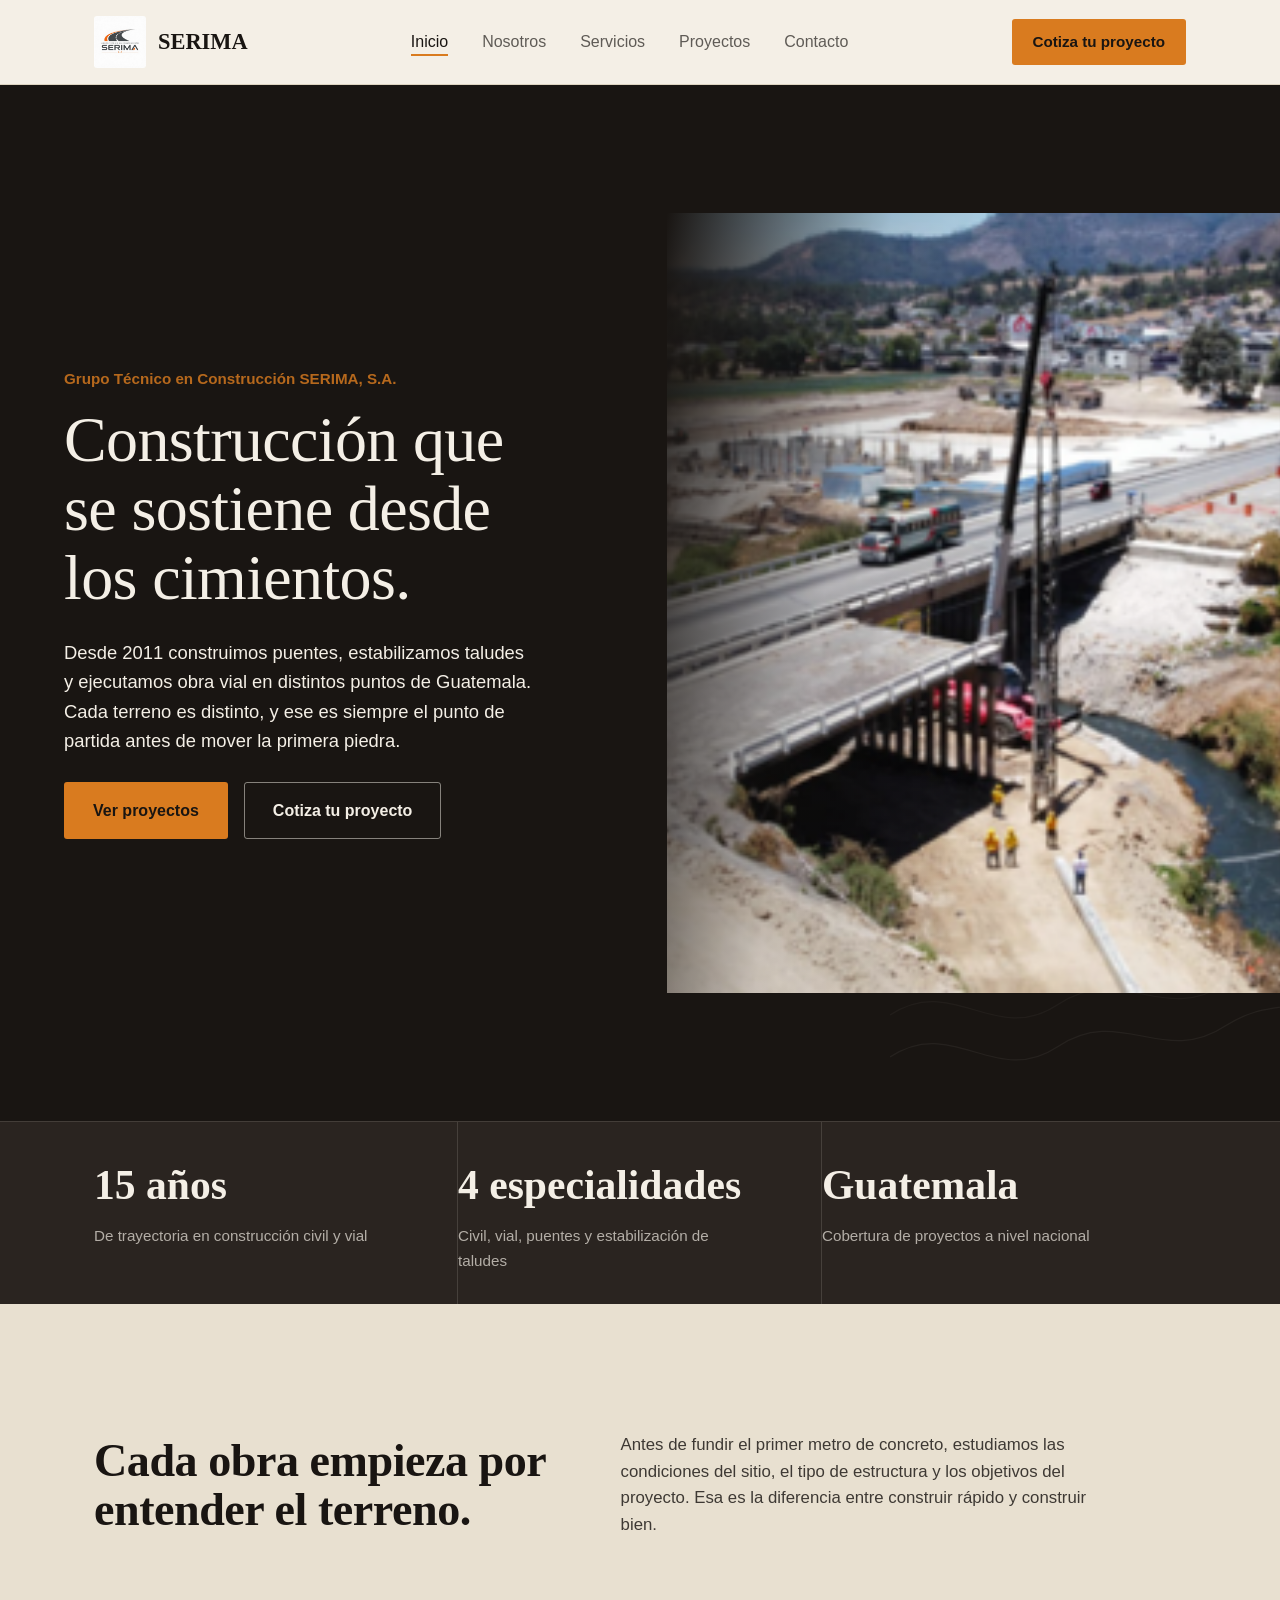
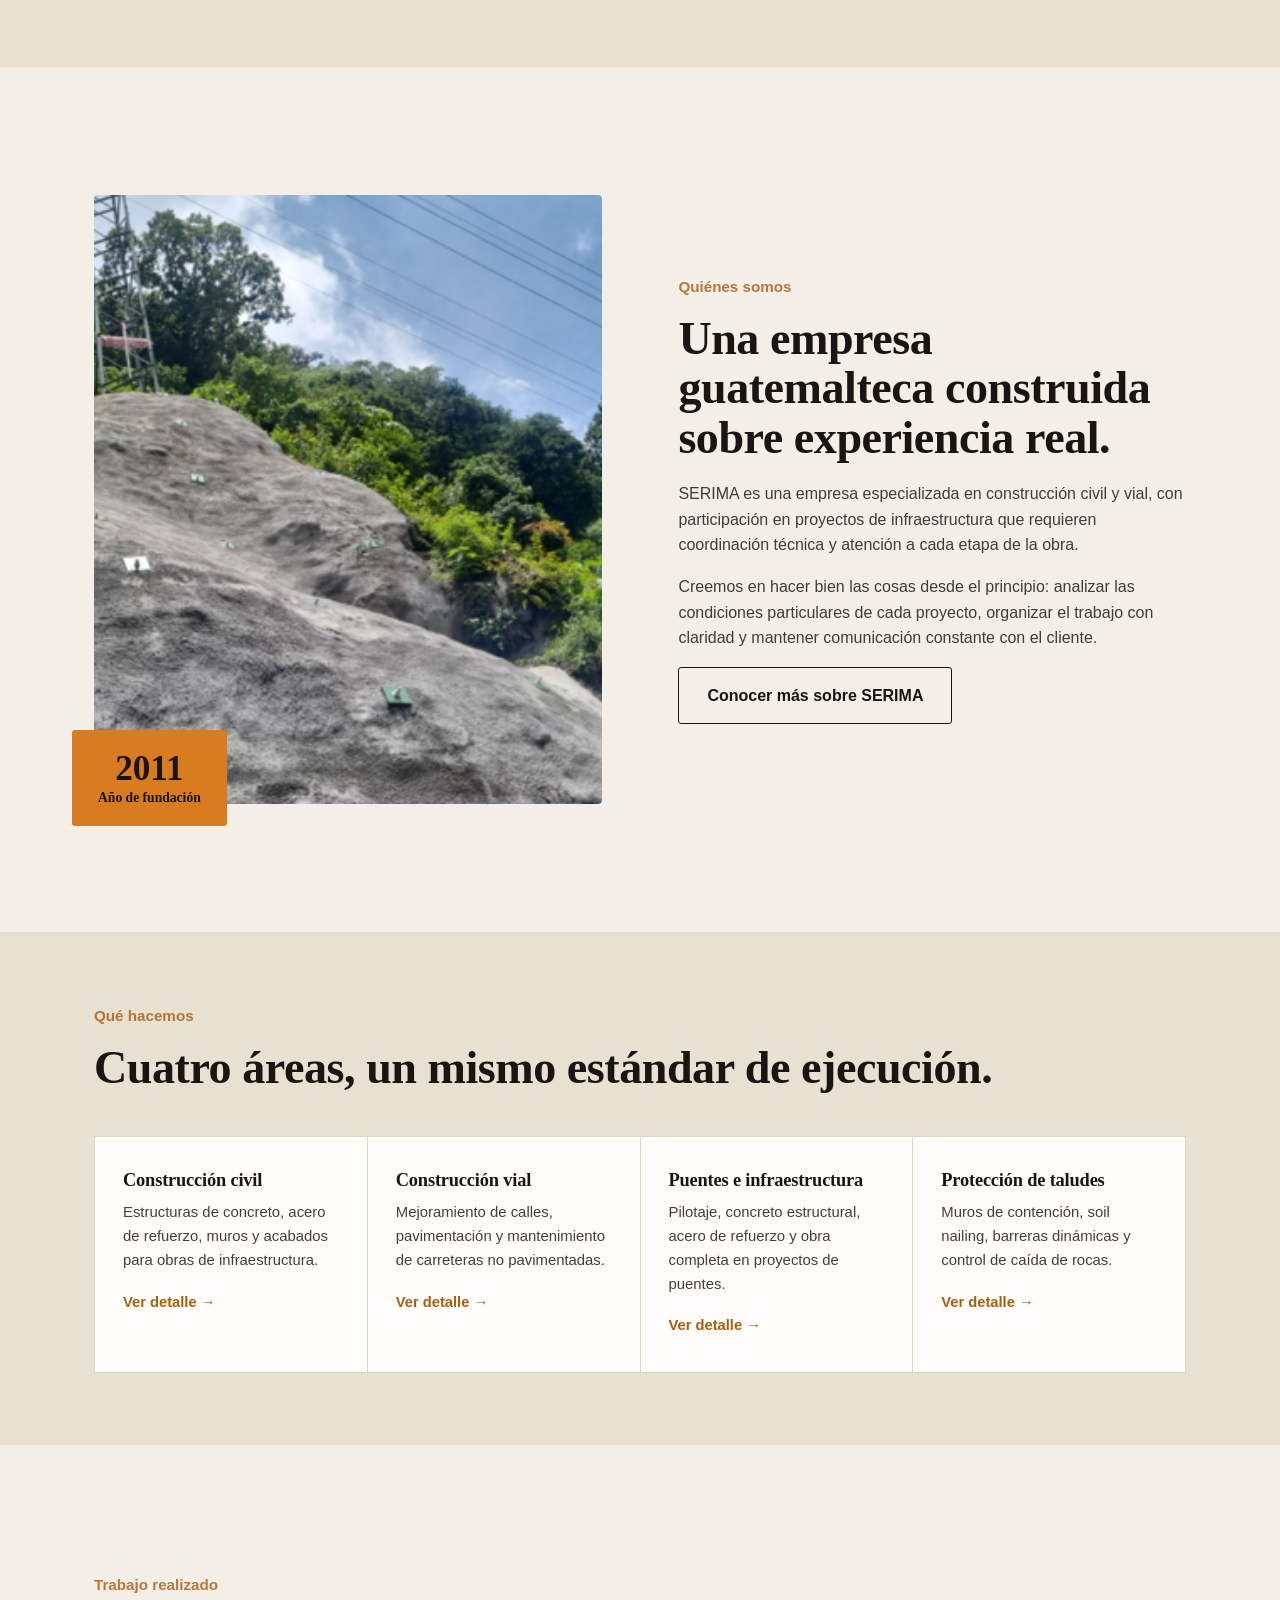
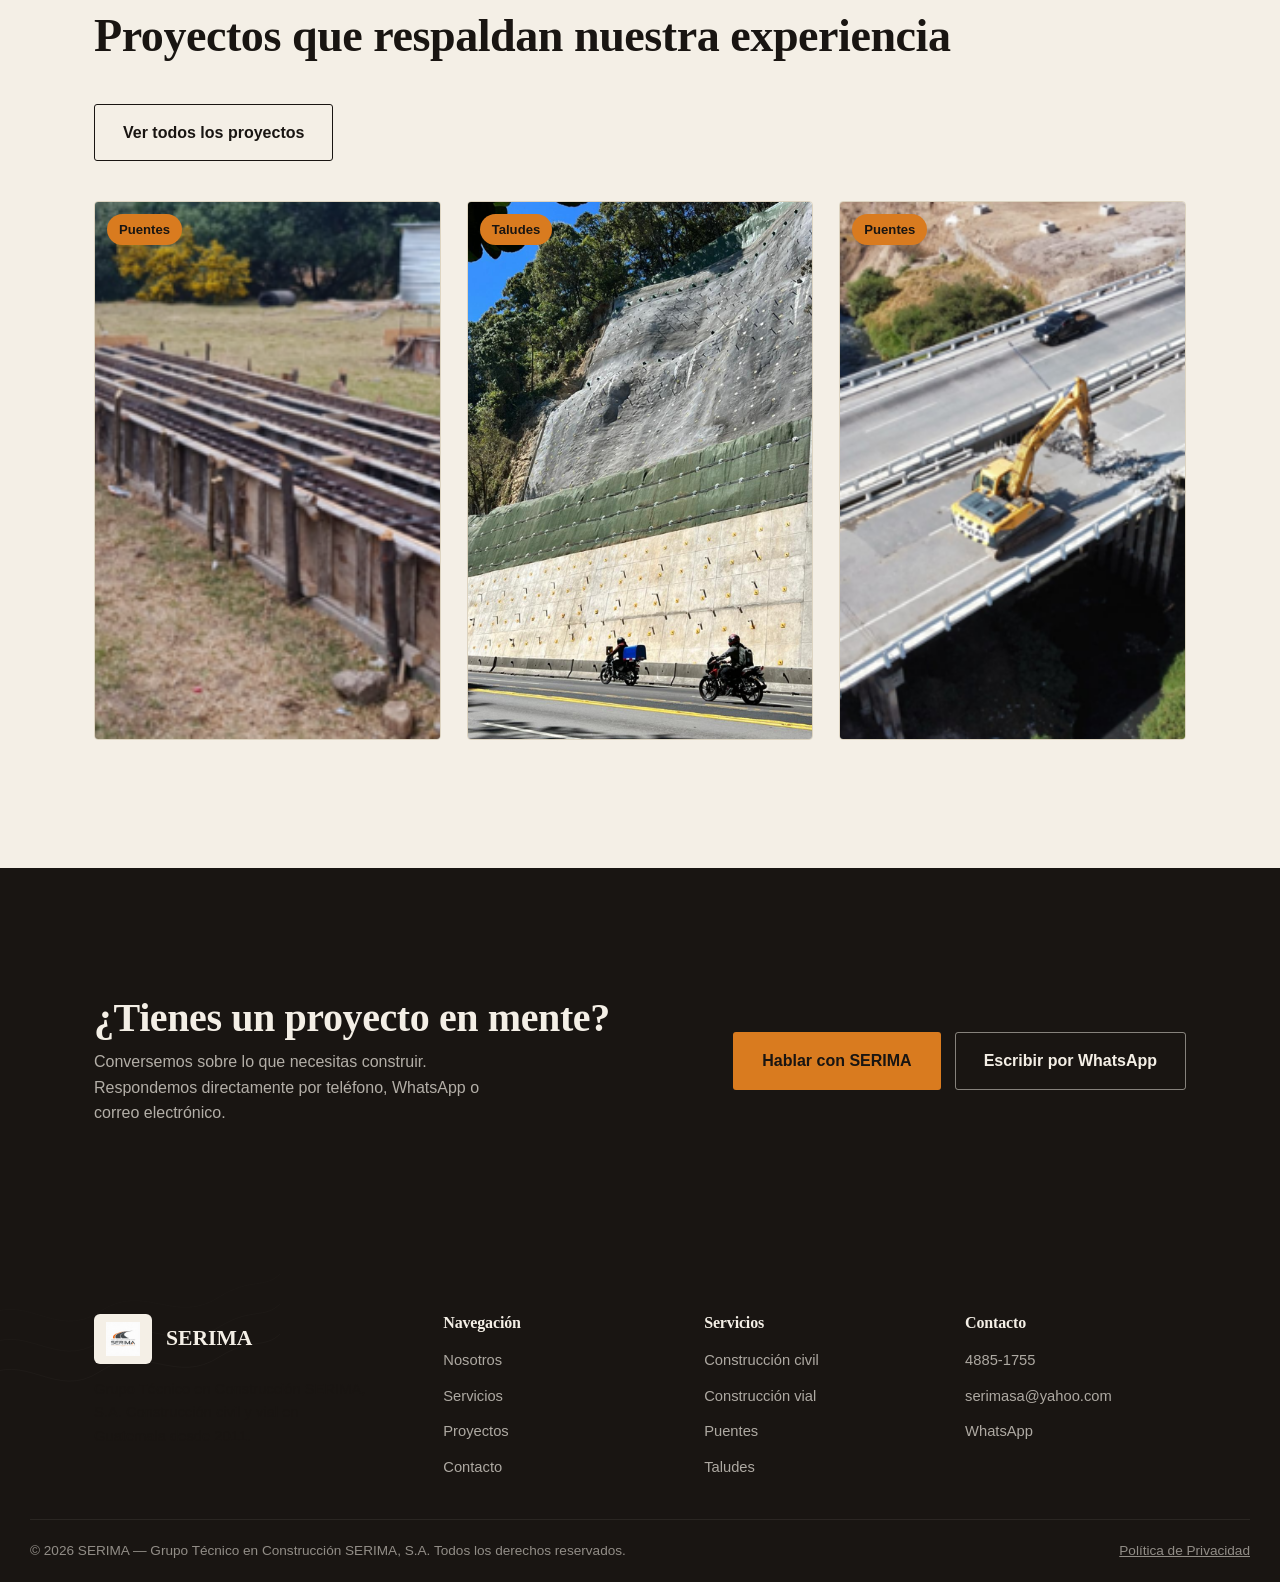
<file: index.html>
<!DOCTYPE html>
<html lang="es-GT">
<head>
<meta charset="UTF-8">
<meta name="viewport" content="width=device-width, initial-scale=1.0">
<meta name="referrer" content="strict-origin-when-cross-origin">
<meta http-equiv="Content-Security-Policy" content="default-src 'self'; script-src 'self' 'unsafe-inline'; style-src 'self' 'unsafe-inline' https://fonts.googleapis.com; font-src https://fonts.gstatic.com; img-src 'self' data:; frame-src https://www.google.com; connect-src 'self'; base-uri 'self'; form-action 'self'; object-src 'none'; frame-ancestors 'self';">
<title>SERIMA | Construcción civil y vial en Guatemala desde 2011</title>
<meta name="description" content="SERIMA — Grupo Técnico en Construcción SERIMA, S.A. Construcción civil y vial en Guatemala: puentes, estabilización de taludes y obra vial desde 2011.">
<link rel="canonical" href="https://serimagt.com/">

<meta property="og:type" content="website">
<meta property="og:site_name" content="SERIMA">
<meta property="og:title" content="SERIMA | Construcción civil y vial en Guatemala">
<meta property="og:description" content="Construcción civil y vial en Guatemala desde 2011. Puentes, taludes y obra vial.">
<meta property="og:url" content="https://serimagt.com/">
<meta property="og:image" content="https://serimagt.com/recursos/LOGO%20SERIMA.jpeg">
<meta property="og:locale" content="es_GT">
<meta name="twitter:card" content="summary_large_image">

<link rel="icon" href="recursos/LOGO SERIMA.jpeg">
<meta name="theme-color" content="#191512">
<link rel="preconnect" href="https://fonts.googleapis.com">
<link rel="preconnect" href="https://fonts.gstatic.com" crossorigin>
<link href="https://fonts.googleapis.com/css2?family=Fraunces:opsz,wght@9..144,400;9..144,500;9..144,600;9..144,700&family=Inter:wght@400;500;600;700&display=swap" rel="stylesheet">
<link rel="stylesheet" href="styles.css">

<script type="application/ld+json">
{
  "@context": "https://schema.org",
  "@type": "GeneralContractor",
  "name": "SERIMA",
  "legalName": "Grupo Técnico en Construcción SERIMA, S.A.",
  "foundingDate": "2011",
  "email": "serimasa@yahoo.com",
  "telephone": "+502-4885-1755",
  "address": {
    "@type": "PostalAddress",
    "streetAddress": "13 Calle 05-31, Edificio Ascend, Oficina 344, Nivel 3, Zona 9",
  "postalCode": "01009",
    "addressLocality": "Guatemala",
    "addressCountry": "GT"
  },
  "url": "https://serimagt.com/"
}
</script>
</head>
<body>
<a class="skip-link" href="#main">Saltar al contenido principal</a>

<header class="site-header" id="site-header">
  <div class="container">
    <a href="index.html" class="site-logo">
      <img src="recursos/LOGO SERIMA.jpeg" alt="Logotipo de SERIMA">
      <span class="site-logo-text">SERIMA</span>
    </a>
    <nav class="main-nav" id="main-nav" aria-label="Navegación principal">
      <ul>
        <li><a href="index.html" aria-current="page">Inicio</a></li>
        <li><a href="nosotros.html">Nosotros</a></li>
        <li><a href="servicios.html">Servicios</a></li>
        <li><a href="proyectos.html">Proyectos</a></li>
        <li><a href="contacto.html">Contacto</a></li>
      </ul>
    </nav>
    <div class="header-cta">
      <a href="contacto.html" class="btn btn-primary">Cotiza tu proyecto</a>
      <button type="button" class="nav-toggle" id="nav-toggle" aria-label="Abrir menú" aria-expanded="false" aria-controls="main-nav">
        <span></span><span></span><span></span>
      </button>
    </div>
  </div>
</header>

<main id="main">

  <!-- HERO -->
  <section class="hero">
    <div class="hero-grid">
      <div class="hero-copy">
        <p class="eyebrow">Grupo Técnico en Construcción SERIMA, S.A.</p>
        <h1>Construcción que se sostiene desde los cimientos.</h1>
        <p class="lede">Desde 2011 construimos puentes, estabilizamos taludes y ejecutamos obra vial en distintos puntos de Guatemala. Cada terreno es distinto, y ese es siempre el punto de partida antes de mover la primera piedra.</p>
        <div class="hero-actions">
          <a href="proyectos.html" class="btn btn-primary">Ver proyectos</a>
          <a href="contacto.html" class="btn btn-outline-light">Cotiza tu proyecto</a>
        </div>
      </div>
      <div class="hero-media">
  <img src="recursos/hincado con grua de pilotes.png" alt="Grúa hincando pilotes, proyecto Puente Samalá" loading="eager">
</div>
    </div>
  </section>

  <div class="stat-rail">
    <div class="container">
      <div class="stat"><strong>15 años</strong><span>De trayectoria en construcción civil y vial</span></div>
      <div class="stat"><strong>4 especialidades</strong><span>Civil, vial, puentes y estabilización de taludes</span></div>
      <div class="stat"><strong>Guatemala</strong><span>Cobertura de proyectos a nivel nacional</span></div>
    </div>
  </div>

  <!-- FRASE -->
  <section class="statement">
    <div class="container statement-grid">
      <h2>Cada obra empieza por entender el terreno.</h2>
      <p>Antes de fundir el primer metro de concreto, estudiamos las condiciones del sitio, el tipo de estructura y los objetivos del proyecto. Esa es la diferencia entre construir rápido y construir bien.</p>
    </div>
  </section>

  <!-- NOSOTROS (resumen) -->
  <section>
    <div class="container split">
      <div class="split-media">
        <img src="recursos/soil nailing.png" alt="Trabajo de soil nailing en talud" loading="lazy">
        <div class="badge"><strong>2011</strong><span>Año de fundación</span></div>
      </div>
      <div class="split-copy">
        <p class="eyebrow">Quiénes somos</p>
        <h2>Una empresa guatemalteca construida sobre experiencia real.</h2>
        <p>SERIMA es una empresa especializada en construcción civil y vial, con participación en proyectos de infraestructura que requieren coordinación técnica y atención a cada etapa de la obra.</p>
        <p>Creemos en hacer bien las cosas desde el principio: analizar las condiciones particulares de cada proyecto, organizar el trabajo con claridad y mantener comunicación constante con el cliente.</p>
        <a href="nosotros.html" class="btn btn-outline">Conocer más sobre SERIMA</a>
      </div>
    </div>
  </section>

  <!-- SERVICIOS (resumen) -->
  <section class="section-tight" style="background:var(--stone-deep);">
    <div class="container">
      <p class="eyebrow">Qué hacemos</p>
      <h2>Cuatro áreas, un mismo estándar de ejecución.</h2>
      <div class="services-grid-compact">
        <div class="service-card-compact">
          <h3>Construcción civil</h3>
          <p>Estructuras de concreto, acero de refuerzo, muros y acabados para obras de infraestructura.</p>
          <a href="servicios.html#civil">Ver detalle →</a>
        </div>
        <div class="service-card-compact">
          <h3>Construcción vial</h3>
          <p>Mejoramiento de calles, pavimentación y mantenimiento de carreteras no pavimentadas.</p>
          <a href="servicios.html#vial">Ver detalle →</a>
        </div>
        <div class="service-card-compact">
          <h3>Puentes e infraestructura</h3>
          <p>Pilotaje, concreto estructural, acero de refuerzo y obra completa en proyectos de puentes.</p>
          <a href="servicios.html#puentes">Ver detalle →</a>
        </div>
        <div class="service-card-compact">
          <h3>Protección de taludes</h3>
          <p>Muros de contención, soil nailing, barreras dinámicas y control de caída de rocas.</p>
          <a href="servicios.html#taludes">Ver detalle →</a>
        </div>
      </div>
    </div>
  </section>

  <!-- PROYECTOS DESTACADOS -->
  <section>
    <div class="container">
      <div class="projects-toolbar">
        <div>
          <p class="eyebrow">Trabajo realizado</p>
          <h2>Proyectos que respaldan nuestra experiencia</h2>
        </div>
        <a href="proyectos.html" class="btn btn-outline">Ver todos los proyectos</a>
      </div>
      <div class="projects-grid" id="featured-projects"></div>
    </div>
  </section>

  <!-- CTA -->
  <section class="cta-band">
    <div class="container cta-band-grid">
      <div>
        <h2>¿Tienes un proyecto en mente?</h2>
        <p>Conversemos sobre lo que necesitas construir. Respondemos directamente por teléfono, WhatsApp o correo electrónico.</p>
      </div>
      <div class="cta-band-actions">
        <a href="contacto.html" class="btn btn-primary">Hablar con SERIMA</a>
        <a href="https://wa.me/50248851755" target="_blank" rel="noopener" class="btn btn-outline-light">Escribir por WhatsApp</a>
      </div>
    </div>
  </section>

</main>

<footer class="site-footer">
  <div class="container footer-grid">
    <div class="footer-brand">
      <div class="footer-logo-row">
        <span class="footer-logo-mark"><img src="recursos/LOGO SERIMA.jpeg" alt="Logotipo de SERIMA"></span>
        <span class="site-logo-text">SERIMA</span>
      </div>
      <p>Grupo Técnico en Construcción SERIMA, S.A. Construcción civil y vial en Guatemala desde 2011.</p>
    </div>
    <div class="footer-col">
      <h4>Navegación</h4>
      <ul>
        <li><a href="nosotros.html">Nosotros</a></li>
        <li><a href="servicios.html">Servicios</a></li>
        <li><a href="proyectos.html">Proyectos</a></li>
        <li><a href="contacto.html">Contacto</a></li>
      </ul>
    </div>
    <div class="footer-col">
      <h4>Servicios</h4>
      <ul>
        <li><a href="servicios.html#civil">Construcción civil</a></li>
        <li><a href="servicios.html#vial">Construcción vial</a></li>
        <li><a href="servicios.html#puentes">Puentes</a></li>
        <li><a href="servicios.html#taludes">Taludes</a></li>
      </ul>
    </div>
    <div class="footer-col">
      <h4>Contacto</h4>
      <ul>
        <li><a href="tel:+50248851755">4885-1755</a></li>
        <li><a href="mailto:serimasa@yahoo.com">serimasa@yahoo.com</a></li>
        <li><a href="https://wa.me/50248851755" target="_blank" rel="noopener">WhatsApp</a></li>
      </ul>
    </div>
  </div>
  <div class="container footer-bottom">
    <span>&copy; <span id="footer-year">2026</span> SERIMA — Grupo Técnico en Construcción SERIMA, S.A. Todos los derechos reservados.</span>
    <a href="privacidad.html">Política de Privacidad</a>
  </div>
</footer>

<script src="data.js"></script>
<script src="main.js"></script>
<script>
  (function () {
    const wrap = document.getElementById("featured-projects");
    const featuredIds = ["puente-samala", "taludes", "puente-salcaja"];
    featuredIds.forEach((id) => {
      const p = SERIMA_PROJECTS.find((proj) => proj.id === id);
      if (!p) return;
      const a = document.createElement("a");
      a.href = "proyecto.html?id=" + p.id;
      a.className = "project-card";
      a.innerHTML =
        '<span class="thumb"><img src="' + serimaSrc(p.cover) + '" alt="' + p.name + '" loading="lazy">' +
        '<span class="tag">' + p.categoryLabel + '</span></span>' +
        '<span class="body"><h3>' + p.name + '</h3>' +
        '<span class="meta">' + (p.location || "Guatemala") + '</span></span>';
      wrap.appendChild(a);
    });
  })();
</script>
</body>
</html>
</file>
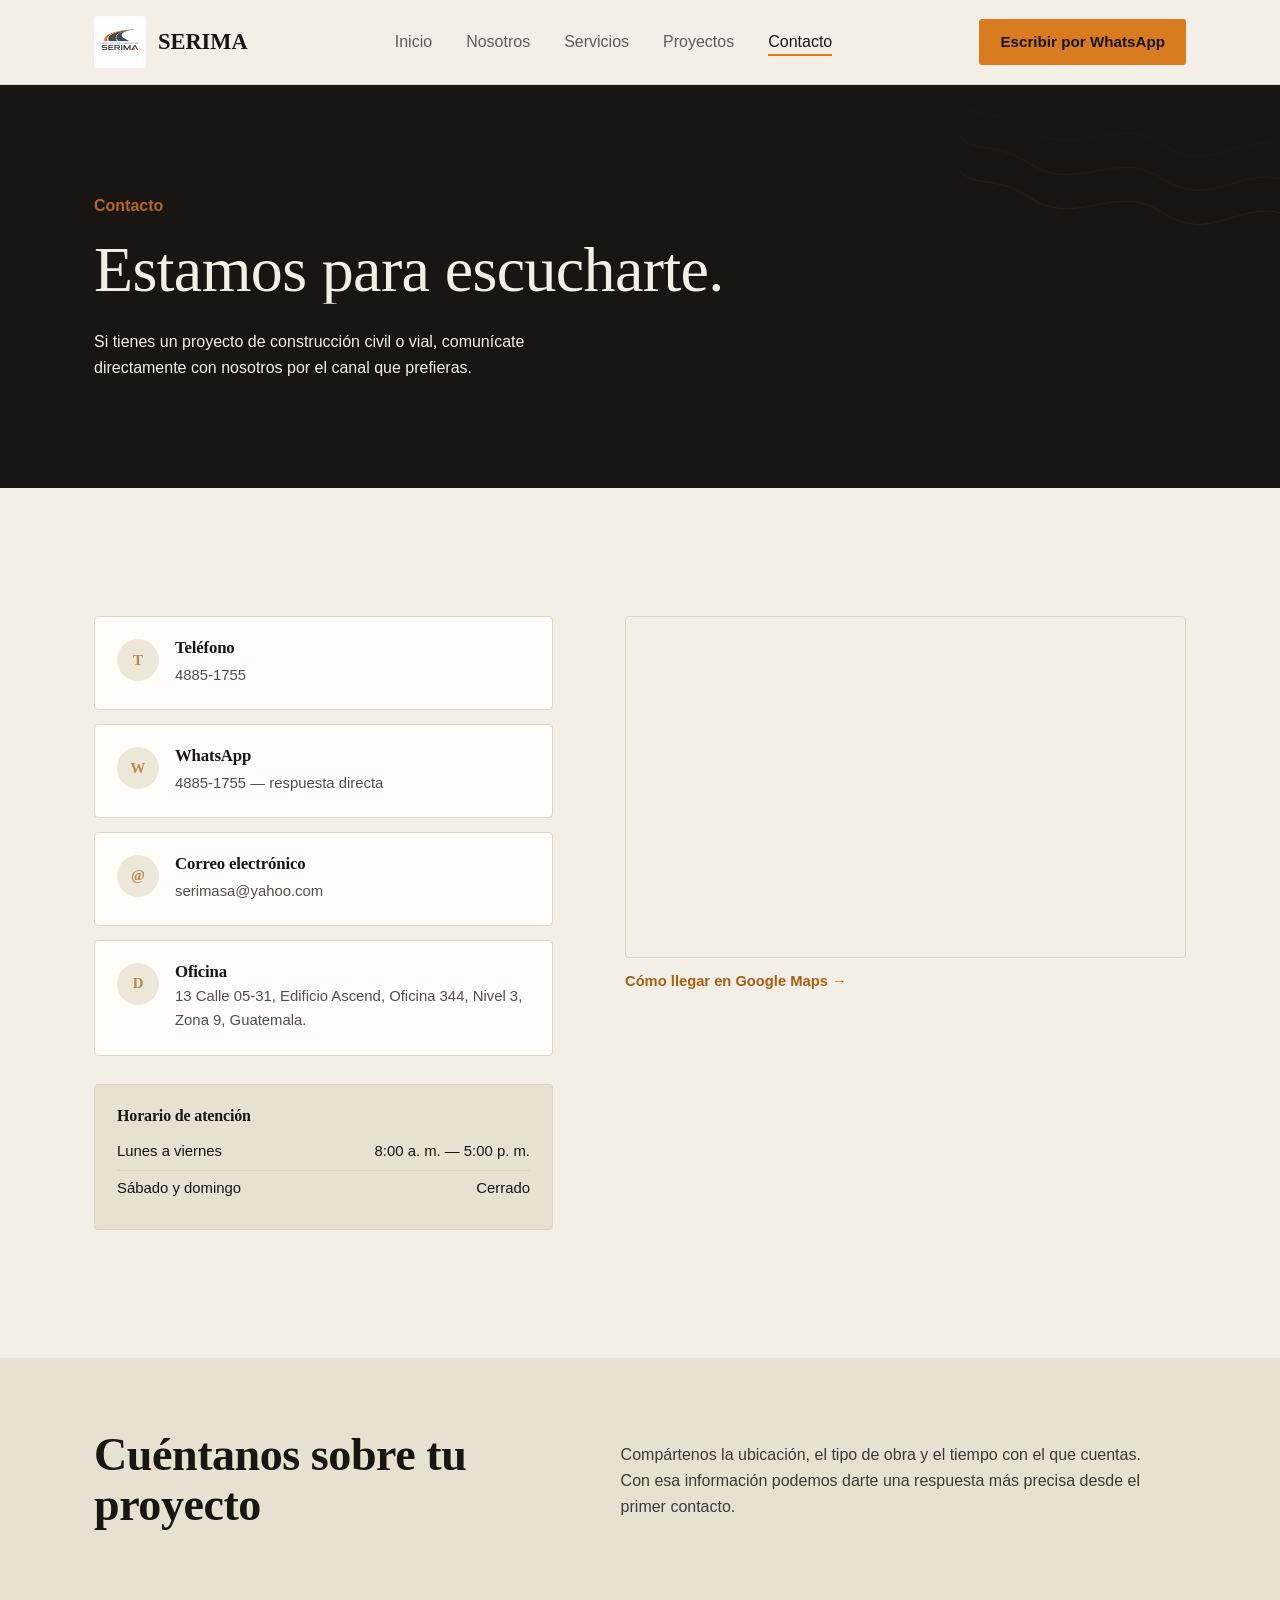
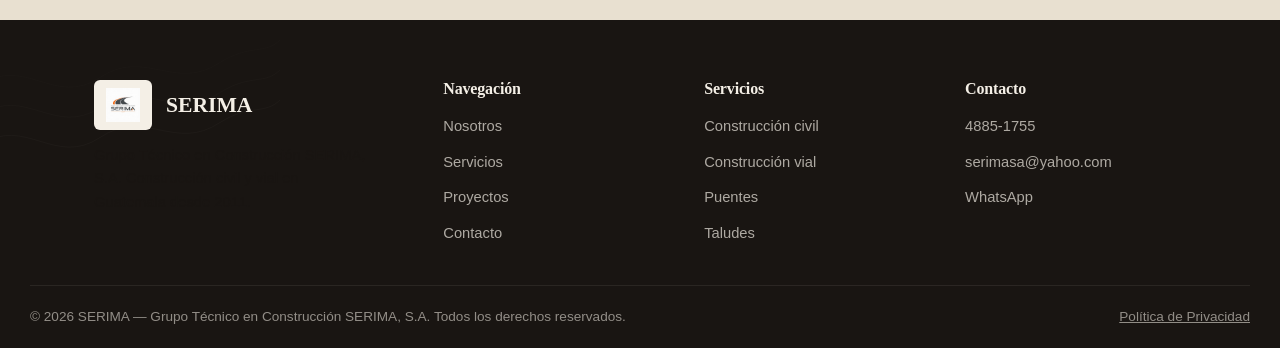
<file: contacto.html>
<!DOCTYPE html>
<html lang="es-GT">
<head>
<meta charset="UTF-8">
<meta name="viewport" content="width=device-width, initial-scale=1.0">
<meta name="referrer" content="strict-origin-when-cross-origin">
<meta http-equiv="Content-Security-Policy" content="default-src 'self'; script-src 'self' 'unsafe-inline'; style-src 'self' 'unsafe-inline' https://fonts.googleapis.com; font-src https://fonts.gstatic.com; img-src 'self' data:; frame-src https://www.google.com; connect-src 'self'; base-uri 'self'; form-action 'self'; object-src 'none'; frame-ancestors 'self';">
<title>Contacto | SERIMA — Grupo Técnico en Construcción</title>
<meta name="description" content="Contacta a SERIMA para tu próximo proyecto de construcción civil o vial en Guatemala. Teléfono, WhatsApp, correo y dirección de oficina.">
<link rel="canonical" href="https://serimagt.com/contacto.html">
<meta property="og:type" content="website">
<meta property="og:site_name" content="SERIMA">
<meta property="og:title" content="Contacto | SERIMA">
<meta property="og:description" content="Contacta a SERIMA para tu próximo proyecto de construcción civil o vial en Guatemala. Teléfono, WhatsApp, correo y dirección de oficina.">
<meta property="og:url" content="https://serimagt.com/contacto.html">
<meta property="og:image" content="https://serimagt.com/recursos/LOGO%20SERIMA.jpeg">
<meta property="og:locale" content="es_GT">
<meta name="twitter:card" content="summary_large_image">
<link rel="icon" href="recursos/LOGO SERIMA.jpeg">
<meta name="theme-color" content="#191512">
<link rel="preconnect" href="https://fonts.googleapis.com">
<link rel="preconnect" href="https://fonts.gstatic.com" crossorigin>
<link href="https://fonts.googleapis.com/css2?family=Fraunces:opsz,wght@9..144,400;9..144,500;9..144,600;9..144,700&family=Inter:wght@400;500;600;700&display=swap" rel="stylesheet">
<link rel="stylesheet" href="styles.css">
</head>
<body>
<a class="skip-link" href="#main">Saltar al contenido principal</a>

<header class="site-header" id="site-header">
  <div class="container">
    <a href="index.html" class="site-logo">
      <img src="recursos/LOGO SERIMA.jpeg" alt="Logotipo de SERIMA">
      <span class="site-logo-text">SERIMA</span>
    </a>
    <nav class="main-nav" id="main-nav" aria-label="Navegación principal">
      <ul>
        <li><a href="index.html">Inicio</a></li>
        <li><a href="nosotros.html">Nosotros</a></li>
        <li><a href="servicios.html">Servicios</a></li>
        <li><a href="proyectos.html">Proyectos</a></li>
        <li><a href="contacto.html" aria-current="page">Contacto</a></li>
      </ul>
    </nav>
    <div class="header-cta">
      <a href="https://wa.me/50248851755" target="_blank" rel="noopener" class="btn btn-primary">Escribir por WhatsApp</a>
      <button type="button" class="nav-toggle" id="nav-toggle" aria-label="Abrir menú" aria-expanded="false" aria-controls="main-nav">
        <span></span><span></span><span></span>
      </button>
    </div>
  </div>
</header>

<main id="main">

  <section class="page-hero">
    <div class="container">
      <p class="page-hero-tag">Contacto</p>
      <h1>Estamos para escucharte.</h1>
      <p>Si tienes un proyecto de construcción civil o vial, comunícate directamente con nosotros por el canal que prefieras.</p>
    </div>
  </section>

  <section>
    <div class="container contact-layout">
      <div class="contact-channels">
        <a href="tel:+50248851755" class="contact-channel">
          <span class="icon">T</span>
          <div><h3>Teléfono</h3><span>4885-1755</span></div>
        </a>
        <a href="https://wa.me/50248851755" target="_blank" rel="noopener" class="contact-channel">
          <span class="icon">W</span>
          <div><h3>WhatsApp</h3><span>4885-1755 — respuesta directa</span></div>
        </a>
        <a href="mailto:serimasa@yahoo.com" class="contact-channel">
          <span class="icon">@</span>
          <div><h3>Correo electrónico</h3><span>serimasa@yahoo.com</span></div>
        </a>
        <div class="contact-channel" style="cursor:default;">
          <span class="icon">D</span>
          <div><h3>Oficina</h3><p>13 Calle 05-31, Edificio Ascend, Oficina 344, Nivel 3, Zona 9, Guatemala.</p></div>
        </div>

        <div class="hours-card">
          <h3>Horario de atención</h3>
          <div class="hours-row"><span>Lunes a viernes</span><span>8:00 a. m. — 5:00 p. m.</span></div>
          <div class="hours-row"><span>Sábado y domingo</span><span>Cerrado</span></div>
        </div>
      </div>

      <div class="contact-map-col">
        <div class="contact-map">
          <iframe
            title="Ubicación de SERIMA — Edificio Ascend, Zona 9, Guatemala"
            loading="lazy"
            referrerpolicy="no-referrer-when-downgrade"
            src="https://www.google.com/maps?q=Edificio+Ascend+13+Calle+5-31+Zona+9+Ciudad+de+Guatemala&output=embed">
          </iframe>
        </div>
        <a href="https://www.google.com/maps/dir/?api=1&destination=Edificio+Ascend,+13+Calle+5-31,+Zona+9,+Ciudad+de+Guatemala" target="_blank" rel="noopener" class="map-directions-link">Cómo llegar en Google Maps →</a>
      </div>
    </div>
  </section>

  <section class="section-tight" style="background:var(--stone-deep);">
    <div class="container statement-grid">
      <h2>Cuéntanos sobre tu proyecto</h2>
      <p>Compártenos la ubicación, el tipo de obra y el tiempo con el que cuentas. Con esa información podemos darte una respuesta más precisa desde el primer contacto.</p>
    </div>
  </section>

</main>

<footer class="site-footer">
  <div class="container footer-grid">
    <div class="footer-brand">
      <div class="footer-logo-row">
        <span class="footer-logo-mark"><img src="recursos/LOGO SERIMA.jpeg" alt="Logotipo de SERIMA"></span>
        <span class="site-logo-text">SERIMA</span>
      </div>
      <p>Grupo Técnico en Construcción SERIMA, S.A. Construcción civil y vial en Guatemala desde 2011.</p>
    </div>
    <div class="footer-col">
      <h4>Navegación</h4>
      <ul>
        <li><a href="nosotros.html">Nosotros</a></li>
        <li><a href="servicios.html">Servicios</a></li>
        <li><a href="proyectos.html">Proyectos</a></li>
        <li><a href="contacto.html">Contacto</a></li>
      </ul>
    </div>
    <div class="footer-col">
      <h4>Servicios</h4>
      <ul>
        <li><a href="servicios.html#civil">Construcción civil</a></li>
        <li><a href="servicios.html#vial">Construcción vial</a></li>
        <li><a href="servicios.html#puentes">Puentes</a></li>
        <li><a href="servicios.html#taludes">Taludes</a></li>
      </ul>
    </div>
    <div class="footer-col">
      <h4>Contacto</h4>
      <ul>
        <li><a href="tel:+50248851755">4885-1755</a></li>
        <li><a href="mailto:serimasa@yahoo.com">serimasa@yahoo.com</a></li>
        <li><a href="https://wa.me/50248851755" target="_blank" rel="noopener">WhatsApp</a></li>
      </ul>
    </div>
  </div>
  <div class="container footer-bottom">
    <span>&copy; <span id="footer-year">2026</span> SERIMA — Grupo Técnico en Construcción SERIMA, S.A. Todos los derechos reservados.</span>
    <a href="privacidad.html">Política de Privacidad</a>
  </div>
</footer>

<script src="main.js"></script>
</body>
</html>
</file>
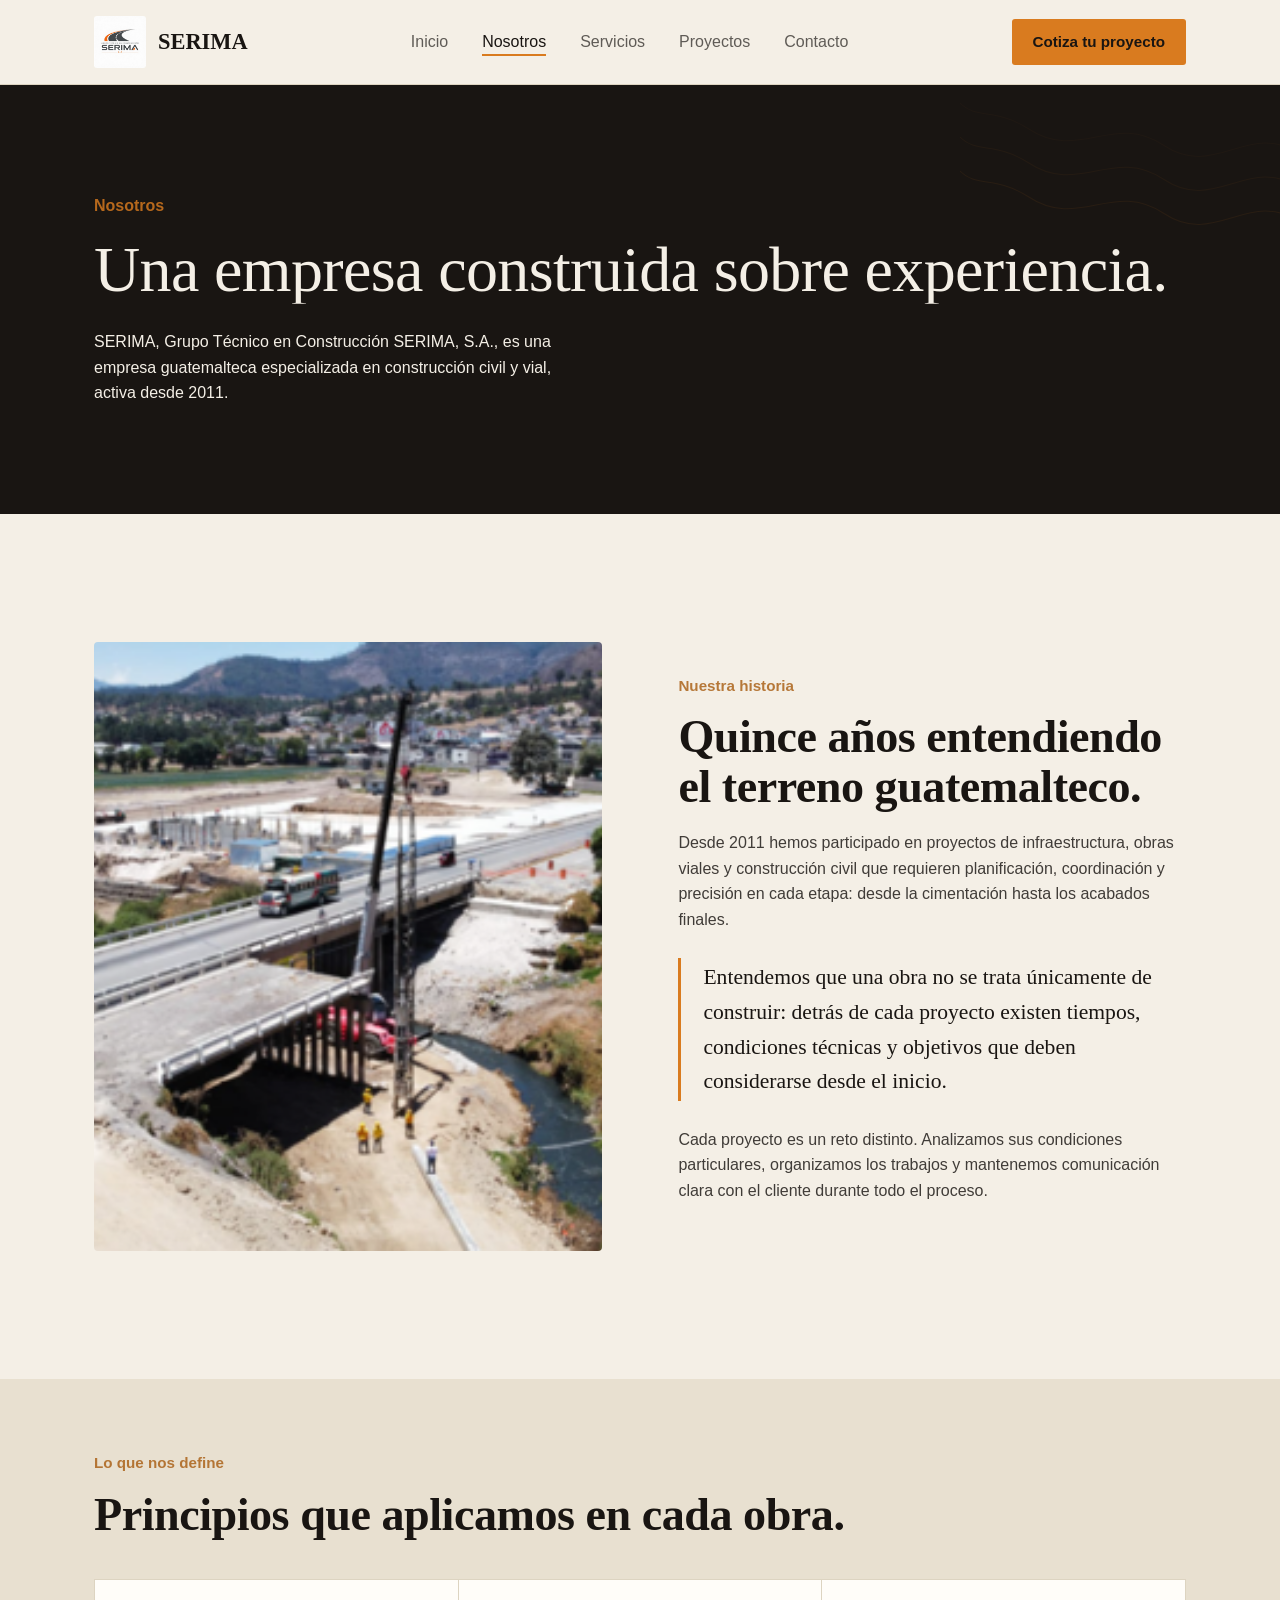
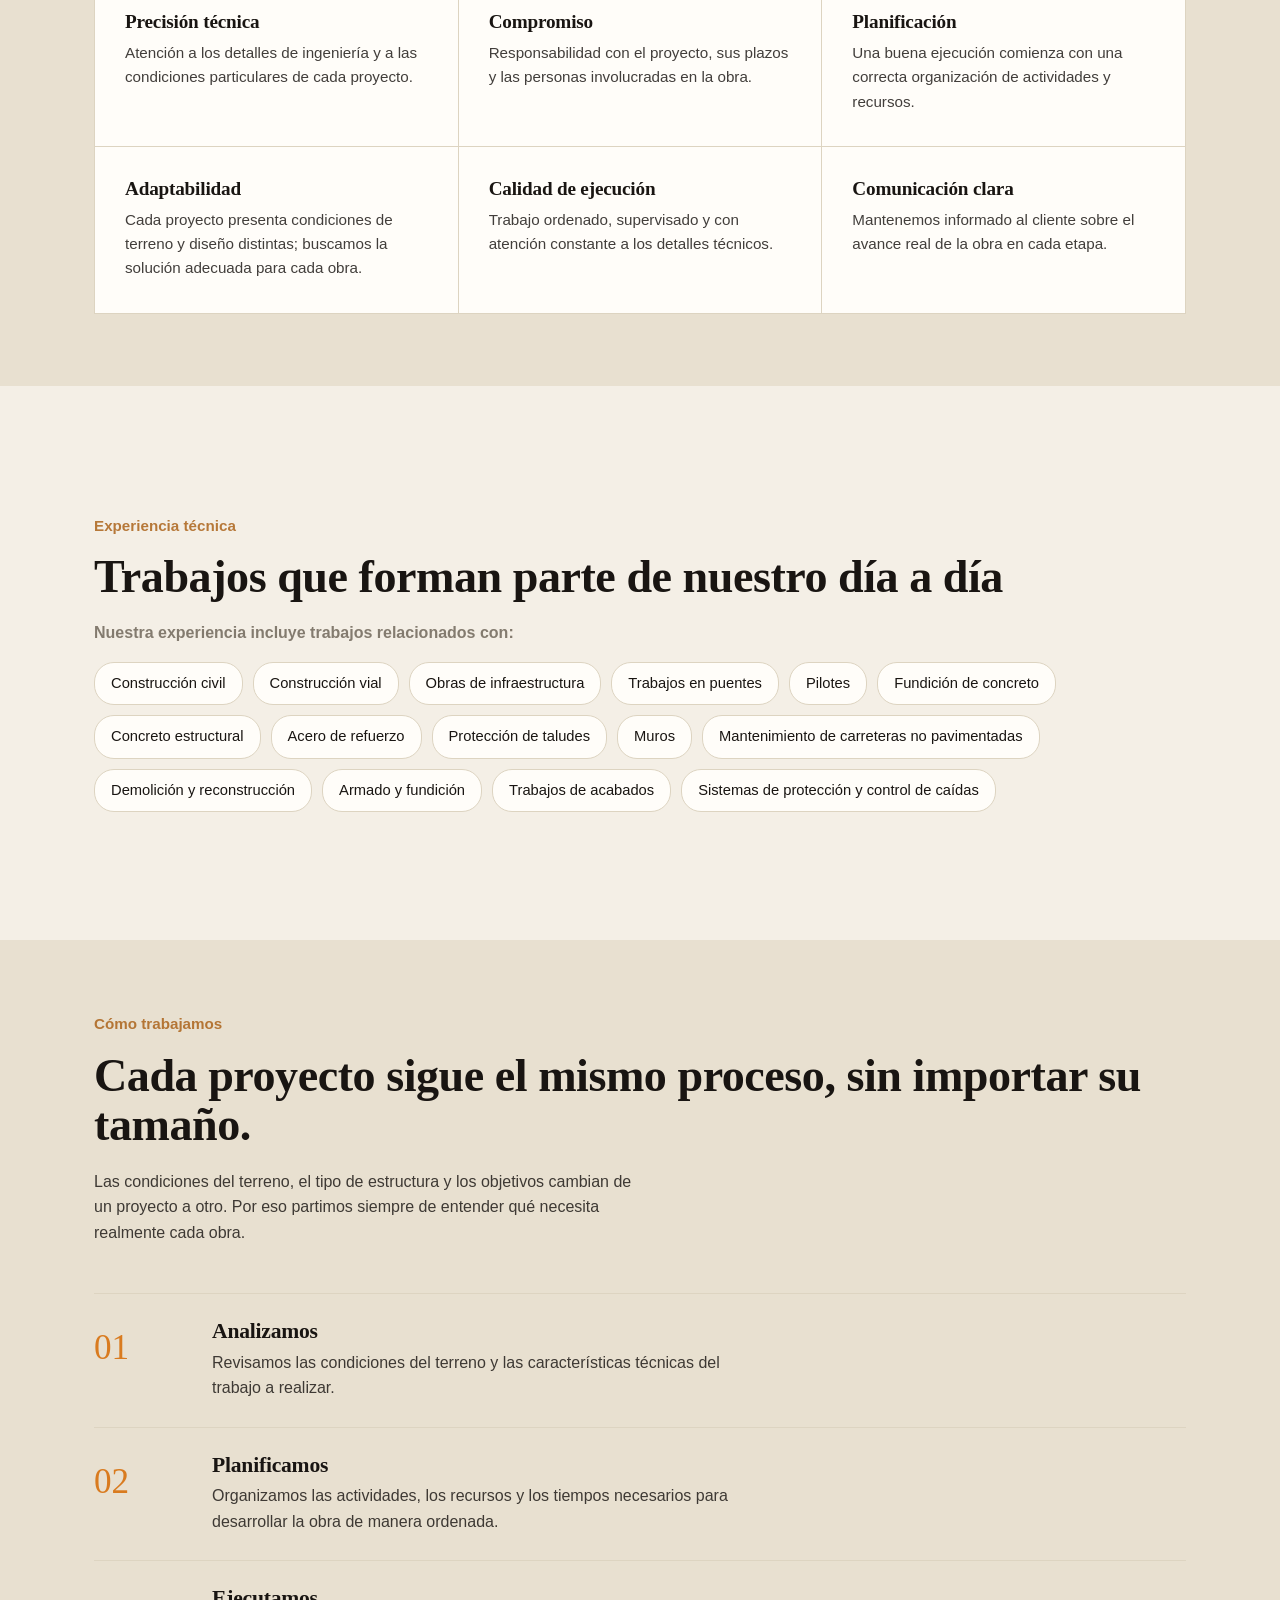
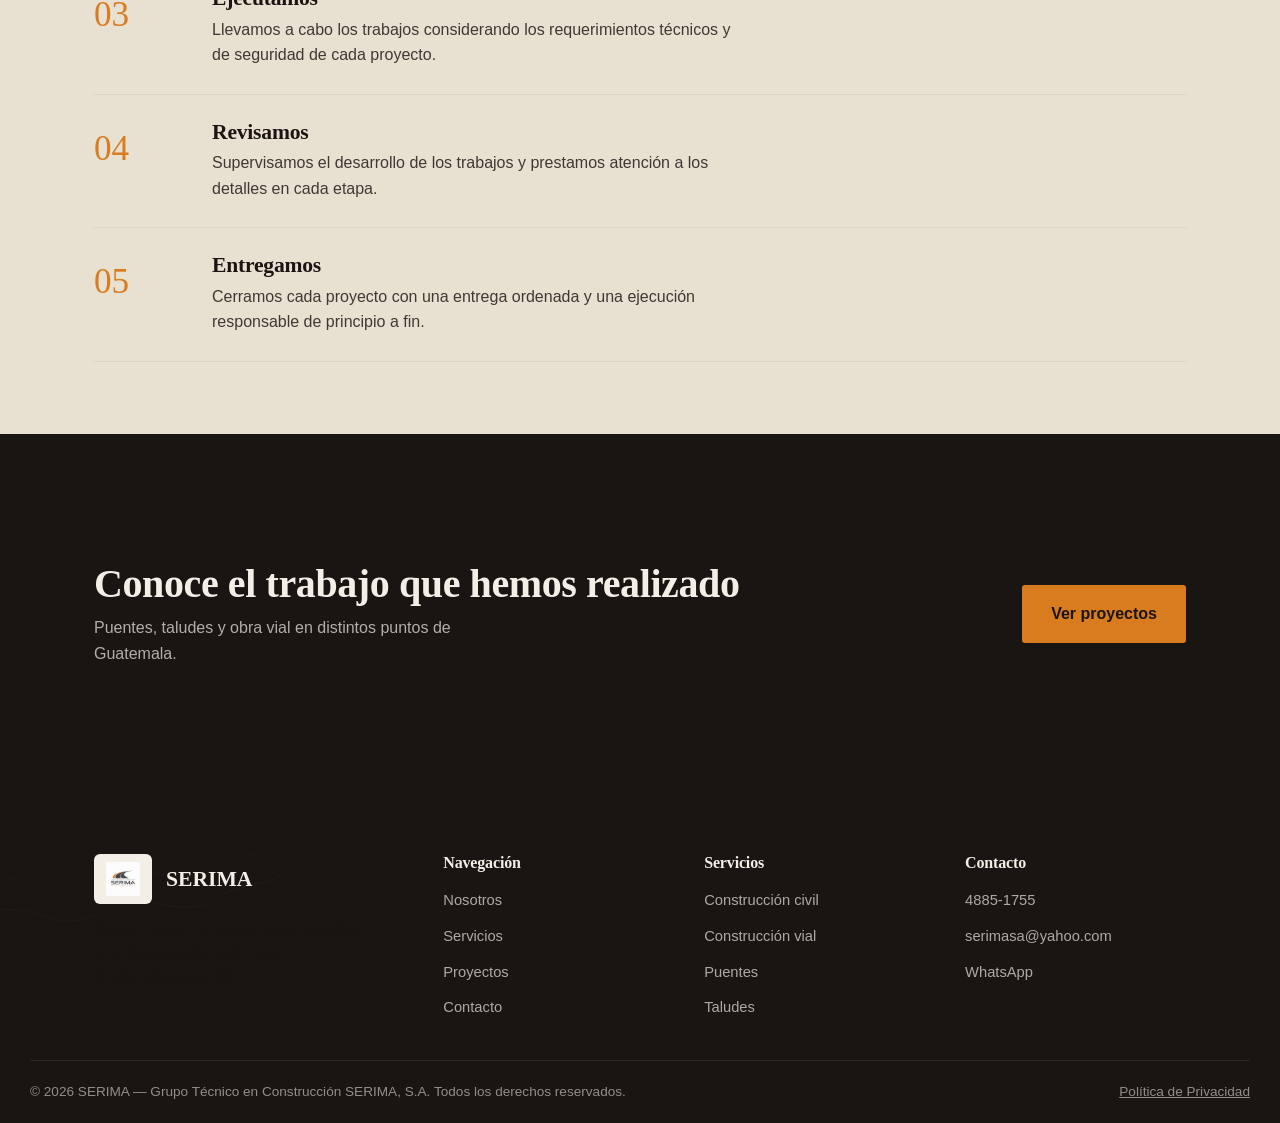
<file: nosotros.html>
<!DOCTYPE html>
<html lang="es-GT">
<head>
<meta charset="UTF-8">
<meta name="viewport" content="width=device-width, initial-scale=1.0">
<meta name="referrer" content="strict-origin-when-cross-origin">
<meta http-equiv="Content-Security-Policy" content="default-src 'self'; script-src 'self' 'unsafe-inline'; style-src 'self' 'unsafe-inline' https://fonts.googleapis.com; font-src https://fonts.gstatic.com; img-src 'self' data:; frame-src https://www.google.com; connect-src 'self'; base-uri 'self'; form-action 'self'; object-src 'none'; frame-ancestors 'self';">
<title>Nosotros | SERIMA — Grupo Técnico en Construcción</title>
<meta name="description" content="Conoce a SERIMA, Grupo Técnico en Construcción SERIMA, S.A.: nuestra historia, forma de trabajo y los valores que guían cada proyecto desde 2011.">
<link rel="canonical" href="https://serimagt.com/nosotros.html">
<meta property="og:type" content="website">
<meta property="og:site_name" content="SERIMA">
<meta property="og:title" content="Nosotros | SERIMA">
<meta property="og:description" content="Conoce a SERIMA, Grupo Técnico en Construcción SERIMA, S.A.: nuestra historia, forma de trabajo y los valores que guían cada proyecto desde 2011.">
<meta property="og:url" content="https://serimagt.com/nosotros.html">
<meta property="og:image" content="https://serimagt.com/recursos/LOGO%20SERIMA.jpeg">
<meta property="og:locale" content="es_GT">
<meta name="twitter:card" content="summary_large_image">
<link rel="icon" href="recursos/LOGO SERIMA.jpeg">
<meta name="theme-color" content="#191512">
<link rel="preconnect" href="https://fonts.googleapis.com">
<link rel="preconnect" href="https://fonts.gstatic.com" crossorigin>
<link href="https://fonts.googleapis.com/css2?family=Fraunces:opsz,wght@9..144,400;9..144,500;9..144,600;9..144,700&family=Inter:wght@400;500;600;700&display=swap" rel="stylesheet">
<link rel="stylesheet" href="styles.css">
</head>
<body>
<a class="skip-link" href="#main">Saltar al contenido principal</a>

<header class="site-header" id="site-header">
  <div class="container">
    <a href="index.html" class="site-logo">
      <img src="recursos/LOGO SERIMA.jpeg" alt="Logotipo de SERIMA">
      <span class="site-logo-text">SERIMA</span>
    </a>
    <nav class="main-nav" id="main-nav" aria-label="Navegación principal">
      <ul>
        <li><a href="index.html">Inicio</a></li>
        <li><a href="nosotros.html" aria-current="page">Nosotros</a></li>
        <li><a href="servicios.html">Servicios</a></li>
        <li><a href="proyectos.html">Proyectos</a></li>
        <li><a href="contacto.html">Contacto</a></li>
      </ul>
    </nav>
    <div class="header-cta">
      <a href="contacto.html" class="btn btn-primary">Cotiza tu proyecto</a>
      <button type="button" class="nav-toggle" id="nav-toggle" aria-label="Abrir menú" aria-expanded="false" aria-controls="main-nav">
        <span></span><span></span><span></span>
      </button>
    </div>
  </div>
</header>

<main id="main">

  <section class="page-hero">
    <div class="container">
      <p class="page-hero-tag">Nosotros</p>
      <h1>Una empresa construida sobre experiencia.</h1>
      <p>SERIMA, Grupo Técnico en Construcción SERIMA, S.A., es una empresa guatemalteca especializada en construcción civil y vial, activa desde 2011.</p>
    </div>
  </section>

  <section>
    <div class="container split">
      <div class="split-media">
        <img src="recursos/hincado con grua de pilotes.png" alt="Hincado de pilotes con grúa, proyecto Puente Samalá" loading="lazy">
      </div>
      <div class="split-copy">
        <p class="eyebrow">Nuestra historia</p>
        <h2>Quince años entendiendo el terreno guatemalteco.</h2>
        <p>Desde 2011 hemos participado en proyectos de infraestructura, obras viales y construcción civil que requieren planificación, coordinación y precisión en cada etapa: desde la cimentación hasta los acabados finales.</p>
        <blockquote>Entendemos que una obra no se trata únicamente de construir: detrás de cada proyecto existen tiempos, condiciones técnicas y objetivos que deben considerarse desde el inicio.</blockquote>
        <p>Cada proyecto es un reto distinto. Analizamos sus condiciones particulares, organizamos los trabajos y mantenemos comunicación clara con el cliente durante todo el proceso.</p>
      </div>
    </div>
  </section>

  <section class="section-tight" style="background:var(--stone-deep);">
    <div class="container">
      <p class="eyebrow">Lo que nos define</p>
      <h2>Principios que aplicamos en cada obra.</h2>
      <div class="values-grid">
        <div class="value-card">
          <h3>Precisión técnica</h3>
          <p>Atención a los detalles de ingeniería y a las condiciones particulares de cada proyecto.</p>
        </div>
        <div class="value-card">
          <h3>Compromiso</h3>
          <p>Responsabilidad con el proyecto, sus plazos y las personas involucradas en la obra.</p>
        </div>
        <div class="value-card">
          <h3>Planificación</h3>
          <p>Una buena ejecución comienza con una correcta organización de actividades y recursos.</p>
        </div>
        <div class="value-card">
          <h3>Adaptabilidad</h3>
          <p>Cada proyecto presenta condiciones de terreno y diseño distintas; buscamos la solución adecuada para cada obra.</p>
        </div>
        <div class="value-card">
          <h3>Calidad de ejecución</h3>
          <p>Trabajo ordenado, supervisado y con atención constante a los detalles técnicos.</p>
        </div>
        <div class="value-card">
          <h3>Comunicación clara</h3>
          <p>Mantenemos informado al cliente sobre el avance real de la obra en cada etapa.</p>
        </div>
      </div>
    </div>
  </section>

  <section>
    <div class="container">
      <p class="eyebrow">Experiencia técnica</p>
      <h2>Trabajos que forman parte de nuestro día a día</h2>
      <p class="chips-label">Nuestra experiencia incluye trabajos relacionados con:</p>
      <ul class="chip-list">
        <li>Construcción civil</li>
        <li>Construcción vial</li>
        <li>Obras de infraestructura</li>
        <li>Trabajos en puentes</li>
        <li>Pilotes</li>
        <li>Fundición de concreto</li>
        <li>Concreto estructural</li>
        <li>Acero de refuerzo</li>
        <li>Protección de taludes</li>
        <li>Muros</li>
        <li>Mantenimiento de carreteras no pavimentadas</li>
        <li>Demolición y reconstrucción</li>
        <li>Armado y fundición</li>
        <li>Trabajos de acabados</li>
        <li>Sistemas de protección y control de caídas</li>
      </ul>
    </div>
  </section>

  <!-- ENFOQUE / PROCESO -->
  <section class="section-tight" style="background:var(--stone-deep);">
    <div class="container">
      <p class="eyebrow">Cómo trabajamos</p>
      <h2>Cada proyecto sigue el mismo proceso, sin importar su tamaño.</h2>
      <p>Las condiciones del terreno, el tipo de estructura y los objetivos cambian de un proyecto a otro. Por eso partimos siempre de entender qué necesita realmente cada obra.</p>
      <div class="process-list">
        <div class="process-item">
          <span class="num">01</span>
          <div><h3>Analizamos</h3><p>Revisamos las condiciones del terreno y las características técnicas del trabajo a realizar.</p></div>
        </div>
        <div class="process-item">
          <span class="num">02</span>
          <div><h3>Planificamos</h3><p>Organizamos las actividades, los recursos y los tiempos necesarios para desarrollar la obra de manera ordenada.</p></div>
        </div>
        <div class="process-item">
          <span class="num">03</span>
          <div><h3>Ejecutamos</h3><p>Llevamos a cabo los trabajos considerando los requerimientos técnicos y de seguridad de cada proyecto.</p></div>
        </div>
        <div class="process-item">
          <span class="num">04</span>
          <div><h3>Revisamos</h3><p>Supervisamos el desarrollo de los trabajos y prestamos atención a los detalles en cada etapa.</p></div>
        </div>
        <div class="process-item">
          <span class="num">05</span>
          <div><h3>Entregamos</h3><p>Cerramos cada proyecto con una entrega ordenada y una ejecución responsable de principio a fin.</p></div>
        </div>
      </div>
    </div>
  </section>

  <section class="cta-band">
    <div class="container cta-band-grid">
      <div>
        <h2>Conoce el trabajo que hemos realizado</h2>
        <p>Puentes, taludes y obra vial en distintos puntos de Guatemala.</p>
      </div>
      <div class="cta-band-actions">
        <a href="proyectos.html" class="btn btn-primary">Ver proyectos</a>
      </div>
    </div>
  </section>

</main>

<footer class="site-footer">
  <div class="container footer-grid">
    <div class="footer-brand">
      <div class="footer-logo-row">
        <span class="footer-logo-mark"><img src="recursos/LOGO SERIMA.jpeg" alt="Logotipo de SERIMA"></span>
        <span class="site-logo-text">SERIMA</span>
      </div>
      <p>Grupo Técnico en Construcción SERIMA, S.A. Construcción civil y vial en Guatemala desde 2011.</p>
    </div>
    <div class="footer-col">
      <h4>Navegación</h4>
      <ul>
        <li><a href="nosotros.html">Nosotros</a></li>
        <li><a href="servicios.html">Servicios</a></li>
        <li><a href="proyectos.html">Proyectos</a></li>
        <li><a href="contacto.html">Contacto</a></li>
      </ul>
    </div>
    <div class="footer-col">
      <h4>Servicios</h4>
      <ul>
        <li><a href="servicios.html#civil">Construcción civil</a></li>
        <li><a href="servicios.html#vial">Construcción vial</a></li>
        <li><a href="servicios.html#puentes">Puentes</a></li>
        <li><a href="servicios.html#taludes">Taludes</a></li>
      </ul>
    </div>
    <div class="footer-col">
      <h4>Contacto</h4>
      <ul>
        <li><a href="tel:+50248851755">4885-1755</a></li>
        <li><a href="mailto:serimasa@yahoo.com">serimasa@yahoo.com</a></li>
        <li><a href="https://wa.me/50248851755" target="_blank" rel="noopener">WhatsApp</a></li>
      </ul>
    </div>
  </div>
  <div class="container footer-bottom">
    <span>&copy; <span id="footer-year">2026</span> SERIMA — Grupo Técnico en Construcción SERIMA, S.A. Todos los derechos reservados.</span>
    <a href="privacidad.html">Política de Privacidad</a>
  </div>
</footer>

<script src="main.js"></script>
</body>
</html>
</file>
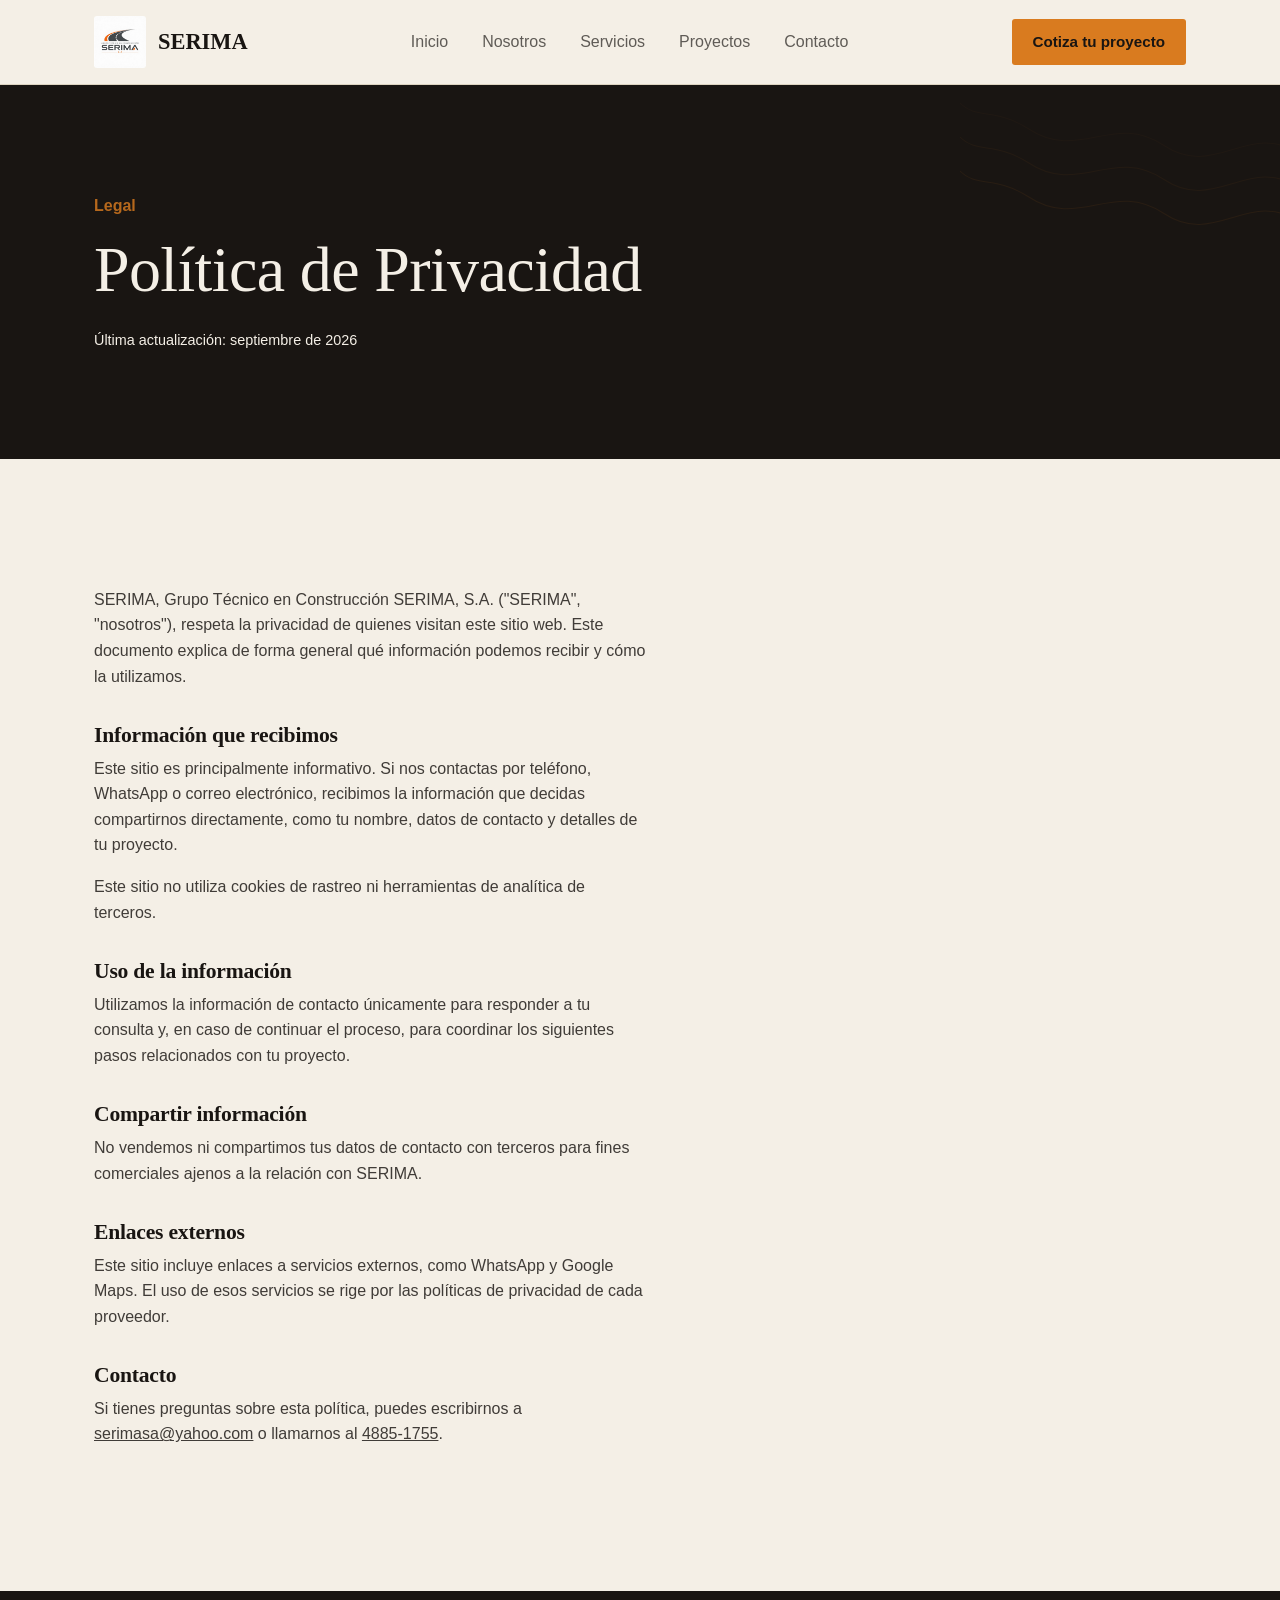
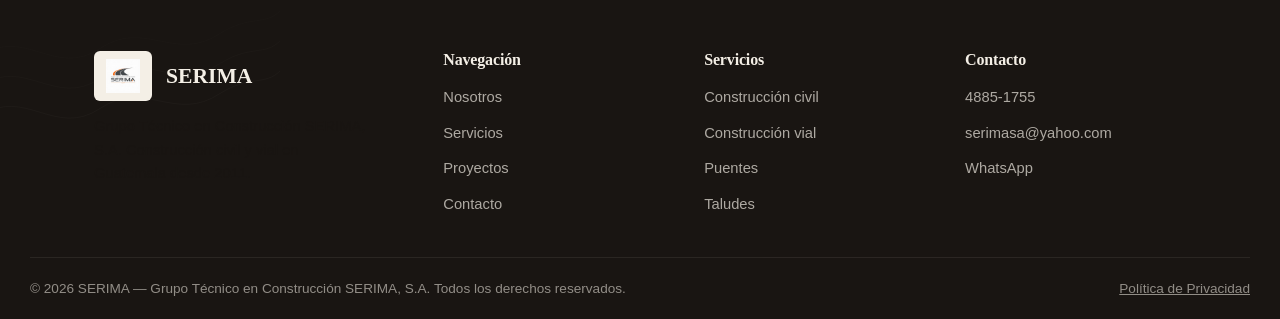
<file: privacidad.html>
<!DOCTYPE html>
<html lang="es-GT">
<head>
<meta charset="UTF-8">
<meta name="viewport" content="width=device-width, initial-scale=1.0">
<meta name="referrer" content="strict-origin-when-cross-origin">
<meta http-equiv="Content-Security-Policy" content="default-src 'self'; script-src 'self' 'unsafe-inline'; style-src 'self' 'unsafe-inline' https://fonts.googleapis.com; font-src https://fonts.gstatic.com; img-src 'self' data:; frame-src https://www.google.com; connect-src 'self'; base-uri 'self'; form-action 'self'; object-src 'none'; frame-ancestors 'self';">
<title>Política de Privacidad | SERIMA</title>
<meta name="description" content="Política de privacidad de SERIMA, Grupo Técnico en Construcción SERIMA, S.A.">
<link rel="canonical" href="https://serimagt.com/privacidad.html">
<link rel="icon" href="recursos/LOGO SERIMA.jpeg">
<meta name="theme-color" content="#191512">
<link rel="preconnect" href="https://fonts.googleapis.com">
<link rel="preconnect" href="https://fonts.gstatic.com" crossorigin>
<link href="https://fonts.googleapis.com/css2?family=Fraunces:opsz,wght@9..144,400;9..144,500;9..144,600;9..144,700&family=Inter:wght@400;500;600;700&display=swap" rel="stylesheet">
<link rel="stylesheet" href="styles.css">
</head>
<body class="legal-page">
<a class="skip-link" href="#main">Saltar al contenido principal</a>

<header class="site-header" id="site-header">
  <div class="container">
    <a href="index.html" class="site-logo">
      <img src="recursos/LOGO SERIMA.jpeg" alt="Logotipo de SERIMA">
      <span class="site-logo-text">SERIMA</span>
    </a>
    <nav class="main-nav" id="main-nav" aria-label="Navegación principal">
      <ul>
        <li><a href="index.html">Inicio</a></li>
        <li><a href="nosotros.html">Nosotros</a></li>
        <li><a href="servicios.html">Servicios</a></li>
        <li><a href="proyectos.html">Proyectos</a></li>
        <li><a href="contacto.html">Contacto</a></li>
      </ul>
    </nav>
    <div class="header-cta">
      <a href="contacto.html" class="btn btn-primary">Cotiza tu proyecto</a>
      <button type="button" class="nav-toggle" id="nav-toggle" aria-label="Abrir menú" aria-expanded="false" aria-controls="main-nav">
        <span></span><span></span><span></span>
      </button>
    </div>
  </div>
</header>

<main id="main">
  <section class="page-hero">
    <div class="container">
      <p class="page-hero-tag">Legal</p>
      <h1>Política de Privacidad</h1>
      <p class="updated" style="color:var(--stone); opacity:0.7;">Última actualización: septiembre de 2026</p>
    </div>
  </section>

  <section>
    <div class="container">
      <article>
        <p>SERIMA, Grupo Técnico en Construcción SERIMA, S.A. ("SERIMA", "nosotros"), respeta la privacidad de quienes visitan este sitio web. Este documento explica de forma general qué información podemos recibir y cómo la utilizamos.</p>

        <h2>Información que recibimos</h2>
        <p>Este sitio es principalmente informativo. Si nos contactas por teléfono, WhatsApp o correo electrónico, recibimos la información que decidas compartirnos directamente, como tu nombre, datos de contacto y detalles de tu proyecto.</p>
        <p>Este sitio no utiliza cookies de rastreo ni herramientas de analítica de terceros.</p>

        <h2>Uso de la información</h2>
        <p>Utilizamos la información de contacto únicamente para responder a tu consulta y, en caso de continuar el proceso, para coordinar los siguientes pasos relacionados con tu proyecto.</p>

        <h2>Compartir información</h2>
        <p>No vendemos ni compartimos tus datos de contacto con terceros para fines comerciales ajenos a la relación con SERIMA.</p>

        <h2>Enlaces externos</h2>
        <p>Este sitio incluye enlaces a servicios externos, como WhatsApp y Google Maps. El uso de esos servicios se rige por las políticas de privacidad de cada proveedor.</p>

        <h2>Contacto</h2>
        <p>Si tienes preguntas sobre esta política, puedes escribirnos a <a href="mailto:serimasa@yahoo.com">serimasa@yahoo.com</a> o llamarnos al <a href="tel:+50248851755">4885-1755</a>.</p>
      </article>
    </div>
  </section>
</main>

<footer class="site-footer">
  <div class="container footer-grid">
    <div class="footer-brand">
      <div class="footer-logo-row">
        <span class="footer-logo-mark"><img src="recursos/LOGO SERIMA.jpeg" alt="Logotipo de SERIMA"></span>
        <span class="site-logo-text">SERIMA</span>
      </div>
      <p>Grupo Técnico en Construcción SERIMA, S.A. Construcción civil y vial en Guatemala desde 2011.</p>
    </div>
    <div class="footer-col">
      <h4>Navegación</h4>
      <ul>
        <li><a href="nosotros.html">Nosotros</a></li>
        <li><a href="servicios.html">Servicios</a></li>
        <li><a href="proyectos.html">Proyectos</a></li>
        <li><a href="contacto.html">Contacto</a></li>
      </ul>
    </div>
    <div class="footer-col">
      <h4>Servicios</h4>
      <ul>
        <li><a href="servicios.html#civil">Construcción civil</a></li>
        <li><a href="servicios.html#vial">Construcción vial</a></li>
        <li><a href="servicios.html#puentes">Puentes</a></li>
        <li><a href="servicios.html#taludes">Taludes</a></li>
      </ul>
    </div>
    <div class="footer-col">
      <h4>Contacto</h4>
      <ul>
        <li><a href="tel:+50248851755">4885-1755</a></li>
        <li><a href="mailto:serimasa@yahoo.com">serimasa@yahoo.com</a></li>
        <li><a href="https://wa.me/50248851755" target="_blank" rel="noopener">WhatsApp</a></li>
      </ul>
    </div>
  </div>
  <div class="container footer-bottom">
    <span>&copy; <span id="footer-year">2026</span> SERIMA — Grupo Técnico en Construcción SERIMA, S.A. Todos los derechos reservados.</span>
    <a href="privacidad.html">Política de Privacidad</a>
  </div>
</footer>

<script src="main.js"></script>
</body>
</html>
</file>
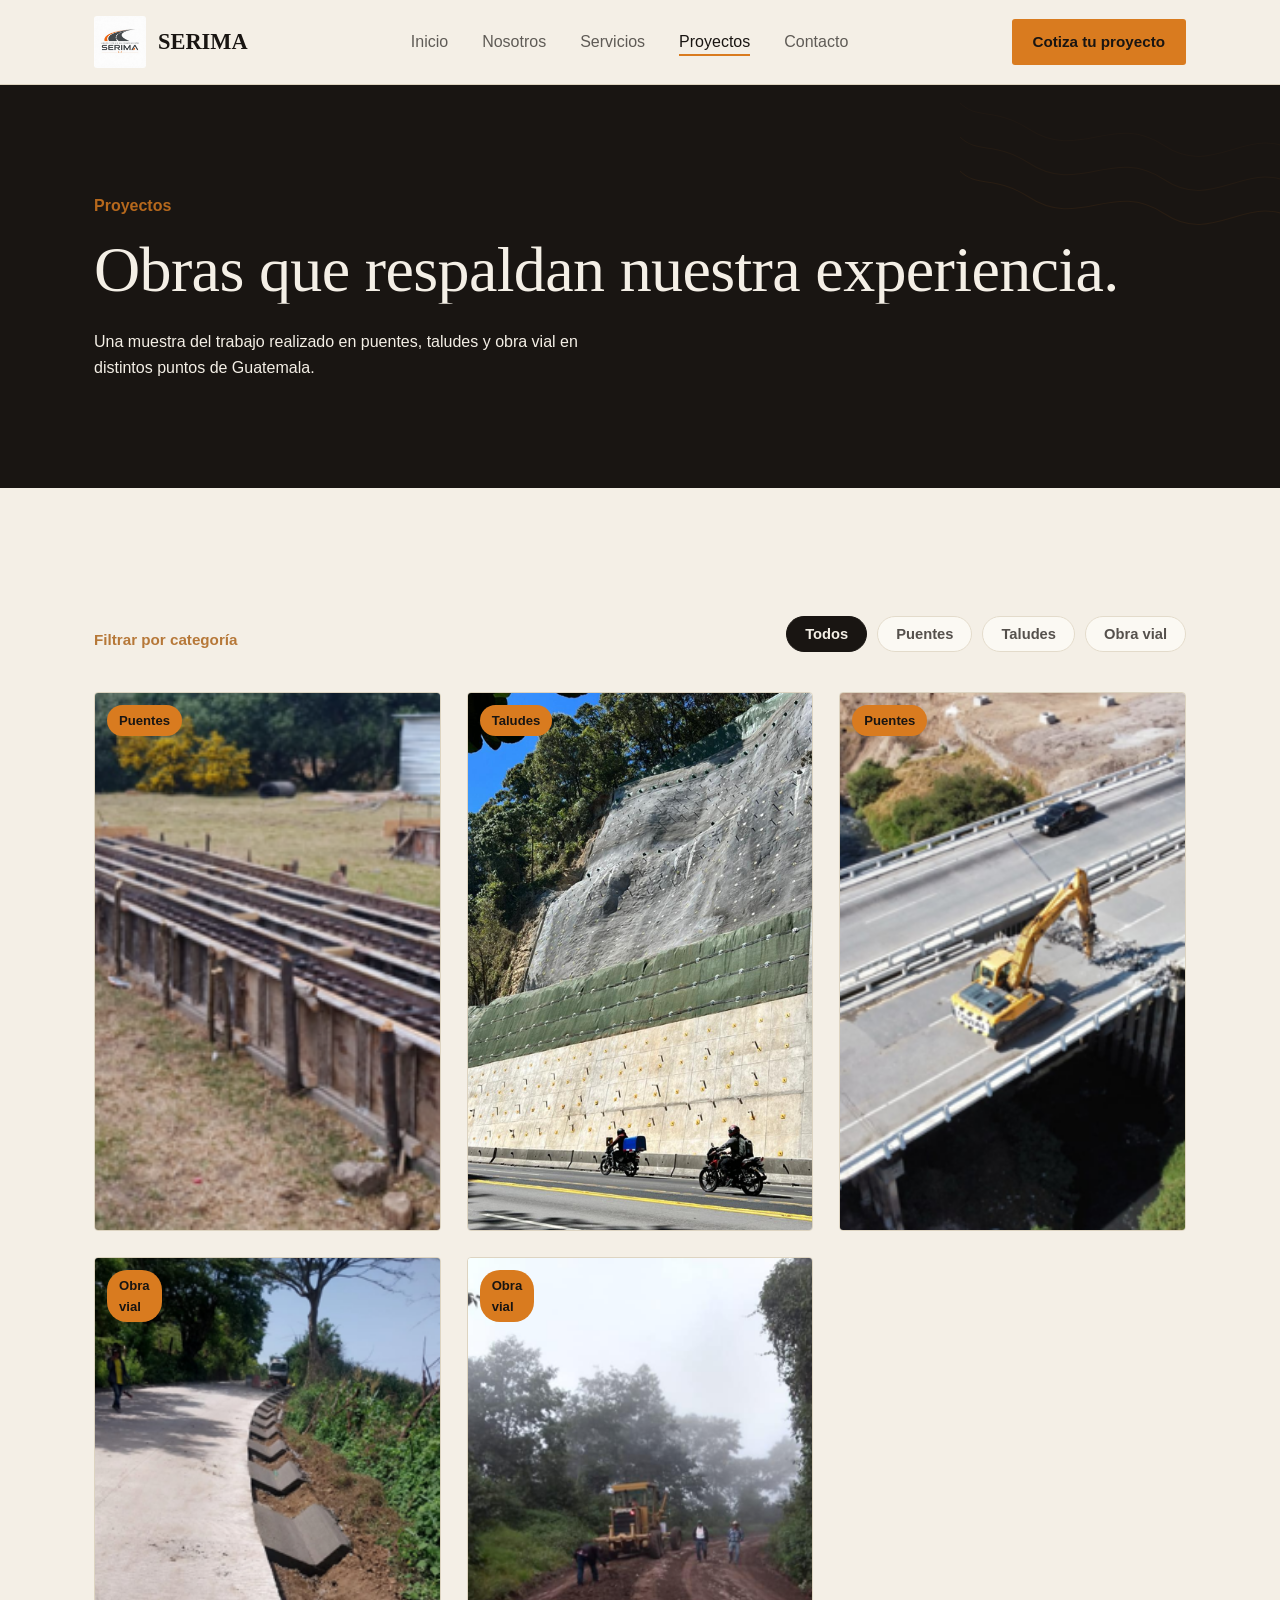
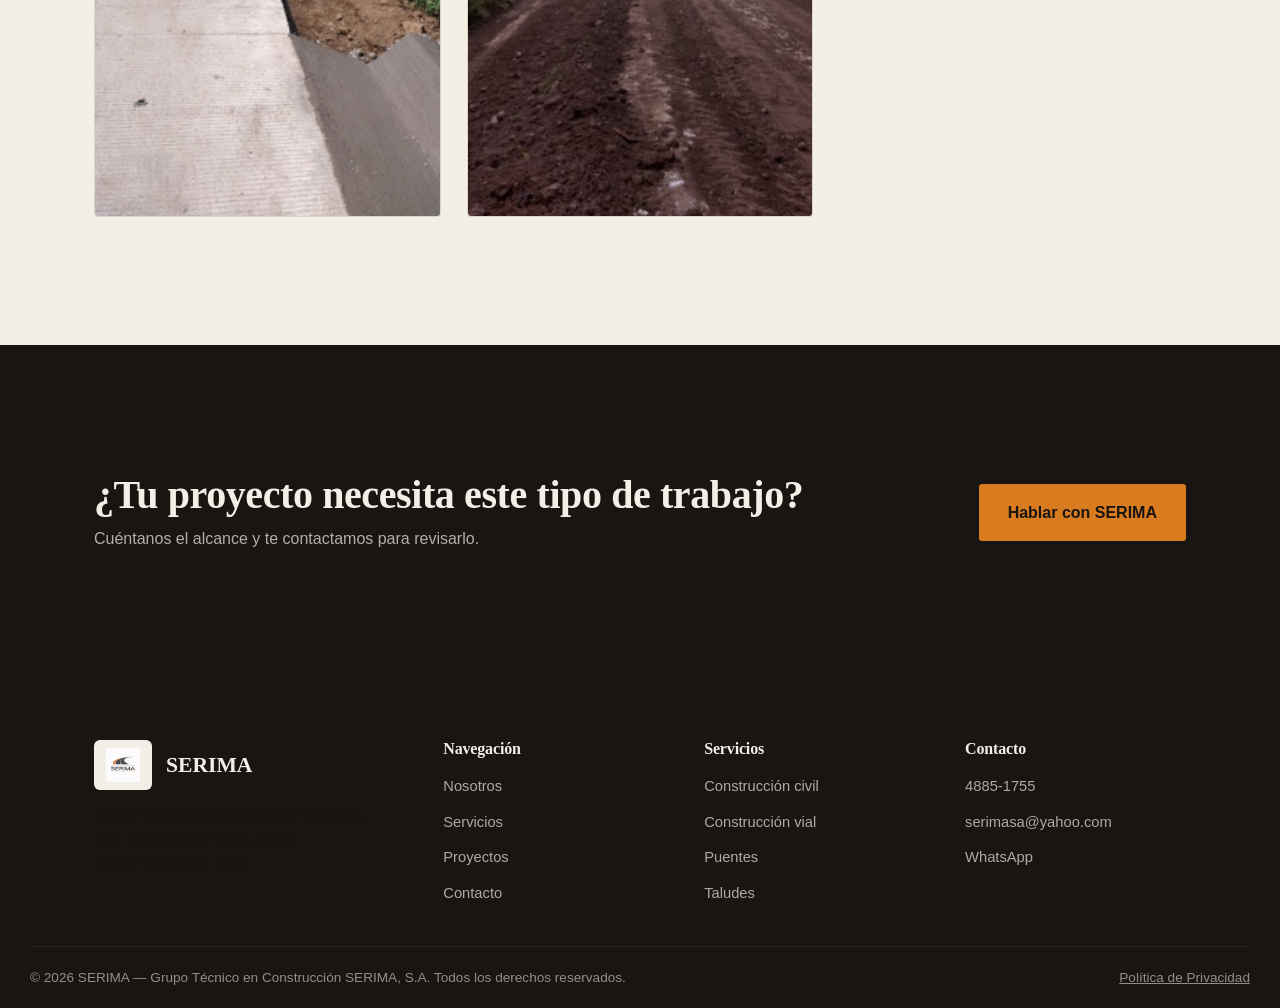
<file: proyectos.html>
<!DOCTYPE html>
<html lang="es-GT">
<head>
<meta charset="UTF-8">
<meta name="viewport" content="width=device-width, initial-scale=1.0">
<meta name="referrer" content="strict-origin-when-cross-origin">
<meta http-equiv="Content-Security-Policy" content="default-src 'self'; script-src 'self' 'unsafe-inline'; style-src 'self' 'unsafe-inline' https://fonts.googleapis.com; font-src https://fonts.gstatic.com; img-src 'self' data:; frame-src https://www.google.com; connect-src 'self'; base-uri 'self'; form-action 'self'; object-src 'none'; frame-ancestors 'self';">
<title>Proyectos | SERIMA — Puentes, taludes y obra vial en Guatemala</title>
<meta name="description" content="Proyectos ejecutados por SERIMA: puentes, estabilización de taludes y obra vial en distintos puntos de Guatemala.">
<link rel="canonical" href="https://serimagt.com/proyectos.html">
<meta property="og:type" content="website">
<meta property="og:site_name" content="SERIMA">
<meta property="og:title" content="Proyectos | SERIMA">
<meta property="og:description" content="Proyectos ejecutados por SERIMA: puentes, estabilización de taludes y obra vial en distintos puntos de Guatemala.">
<meta property="og:url" content="https://serimagt.com/proyectos.html">
<meta property="og:image" content="https://serimagt.com/recursos/LOGO%20SERIMA.jpeg">
<meta property="og:locale" content="es_GT">
<meta name="twitter:card" content="summary_large_image">
<link rel="icon" href="recursos/LOGO SERIMA.jpeg">
<meta name="theme-color" content="#191512">
<link rel="preconnect" href="https://fonts.googleapis.com">
<link rel="preconnect" href="https://fonts.gstatic.com" crossorigin>
<link href="https://fonts.googleapis.com/css2?family=Fraunces:opsz,wght@9..144,400;9..144,500;9..144,600;9..144,700&family=Inter:wght@400;500;600;700&display=swap" rel="stylesheet">
<link rel="stylesheet" href="styles.css">
</head>
<body>
<a class="skip-link" href="#main">Saltar al contenido principal</a>

<header class="site-header" id="site-header">
  <div class="container">
    <a href="index.html" class="site-logo">
      <img src="recursos/LOGO SERIMA.jpeg" alt="Logotipo de SERIMA">
      <span class="site-logo-text">SERIMA</span>
    </a>
    <nav class="main-nav" id="main-nav" aria-label="Navegación principal">
      <ul>
        <li><a href="index.html">Inicio</a></li>
        <li><a href="nosotros.html">Nosotros</a></li>
        <li><a href="servicios.html">Servicios</a></li>
        <li><a href="proyectos.html" aria-current="page">Proyectos</a></li>
        <li><a href="contacto.html">Contacto</a></li>
      </ul>
    </nav>
    <div class="header-cta">
      <a href="contacto.html" class="btn btn-primary">Cotiza tu proyecto</a>
      <button type="button" class="nav-toggle" id="nav-toggle" aria-label="Abrir menú" aria-expanded="false" aria-controls="main-nav">
        <span></span><span></span><span></span>
      </button>
    </div>
  </div>
</header>

<main id="main">

  <section class="page-hero">
    <div class="container">
      <p class="page-hero-tag">Proyectos</p>
      <h1>Obras que respaldan nuestra experiencia.</h1>
      <p>Una muestra del trabajo realizado en puentes, taludes y obra vial en distintos puntos de Guatemala.</p>
    </div>
  </section>

  <section>
    <div class="container">
      <div class="projects-toolbar">
        <p class="eyebrow" style="margin:0;">Filtrar por categoría</p>
        <div class="filter-bar" id="filter-bar" role="group" aria-label="Filtrar proyectos por categoría">
          <button type="button" class="filter-btn active" data-filter="todos" aria-pressed="true">Todos</button>
          <button type="button" class="filter-btn" data-filter="puentes" aria-pressed="false">Puentes</button>
          <button type="button" class="filter-btn" data-filter="taludes" aria-pressed="false">Taludes</button>
          <button type="button" class="filter-btn" data-filter="vial" aria-pressed="false">Obra vial</button>
        </div>
      </div>
      <div class="projects-grid" id="projects-grid"></div>
    </div>
  </section>

  <section class="cta-band">
    <div class="container cta-band-grid">
      <div>
        <h2>¿Tu proyecto necesita este tipo de trabajo?</h2>
        <p>Cuéntanos el alcance y te contactamos para revisarlo.</p>
      </div>
      <div class="cta-band-actions">
        <a href="contacto.html" class="btn btn-primary">Hablar con SERIMA</a>
      </div>
    </div>
  </section>

</main>

<footer class="site-footer">
  <div class="container footer-grid">
    <div class="footer-brand">
      <div class="footer-logo-row">
        <span class="footer-logo-mark"><img src="recursos/LOGO SERIMA.jpeg" alt="Logotipo de SERIMA"></span>
        <span class="site-logo-text">SERIMA</span>
      </div>
      <p>Grupo Técnico en Construcción SERIMA, S.A. Construcción civil y vial en Guatemala desde 2011.</p>
    </div>
    <div class="footer-col">
      <h4>Navegación</h4>
      <ul>
        <li><a href="nosotros.html">Nosotros</a></li>
        <li><a href="servicios.html">Servicios</a></li>
        <li><a href="proyectos.html">Proyectos</a></li>
        <li><a href="contacto.html">Contacto</a></li>
      </ul>
    </div>
    <div class="footer-col">
      <h4>Servicios</h4>
      <ul>
        <li><a href="servicios.html#civil">Construcción civil</a></li>
        <li><a href="servicios.html#vial">Construcción vial</a></li>
        <li><a href="servicios.html#puentes">Puentes</a></li>
        <li><a href="servicios.html#taludes">Taludes</a></li>
      </ul>
    </div>
    <div class="footer-col">
      <h4>Contacto</h4>
      <ul>
        <li><a href="tel:+50248851755">4885-1755</a></li>
        <li><a href="mailto:serimasa@yahoo.com">serimasa@yahoo.com</a></li>
        <li><a href="https://wa.me/50248851755" target="_blank" rel="noopener">WhatsApp</a></li>
      </ul>
    </div>
  </div>
  <div class="container footer-bottom">
    <span>&copy; <span id="footer-year">2026</span> SERIMA — Grupo Técnico en Construcción SERIMA, S.A. Todos los derechos reservados.</span>
    <a href="privacidad.html">Política de Privacidad</a>
  </div>
</footer>

<script src="data.js"></script>
<script src="main.js"></script>
<script>
  (function () {
    const grid = document.getElementById("projects-grid");
    const filterBar = document.getElementById("filter-bar");

    function renderCards() {
      grid.innerHTML = "";
      SERIMA_PROJECTS.forEach((p) => {
        const a = document.createElement("a");
        a.href = "proyecto.html?id=" + p.id;
        a.className = "project-card";
        a.dataset.category = p.category;
        a.innerHTML =
          '<span class="thumb"><img src="' + serimaSrc(p.cover) + '" alt="' + p.name + '" loading="lazy">' +
          '<span class="tag">' + p.categoryLabel + '</span></span>' +
          '<span class="body"><h3>' + p.name + '</h3>' +
          '<span class="meta">' + (p.location || "Guatemala") + '</span></span>';
        grid.appendChild(a);
      });
    }

    filterBar.addEventListener("click", (e) => {
      const btn = e.target.closest(".filter-btn");
      if (!btn) return;
      filterBar.querySelectorAll(".filter-btn").forEach((b) => {
        b.classList.remove("active");
        b.setAttribute("aria-pressed", "false");
      });
      btn.classList.add("active");
      btn.setAttribute("aria-pressed", "true");
      const cat = btn.dataset.filter;
      document.querySelectorAll(".project-card").forEach((card) => {
        card.hidden = cat !== "todos" && card.dataset.category !== cat;
      });
    });

    renderCards();
  })();
</script>
</body>
</html>
</file>
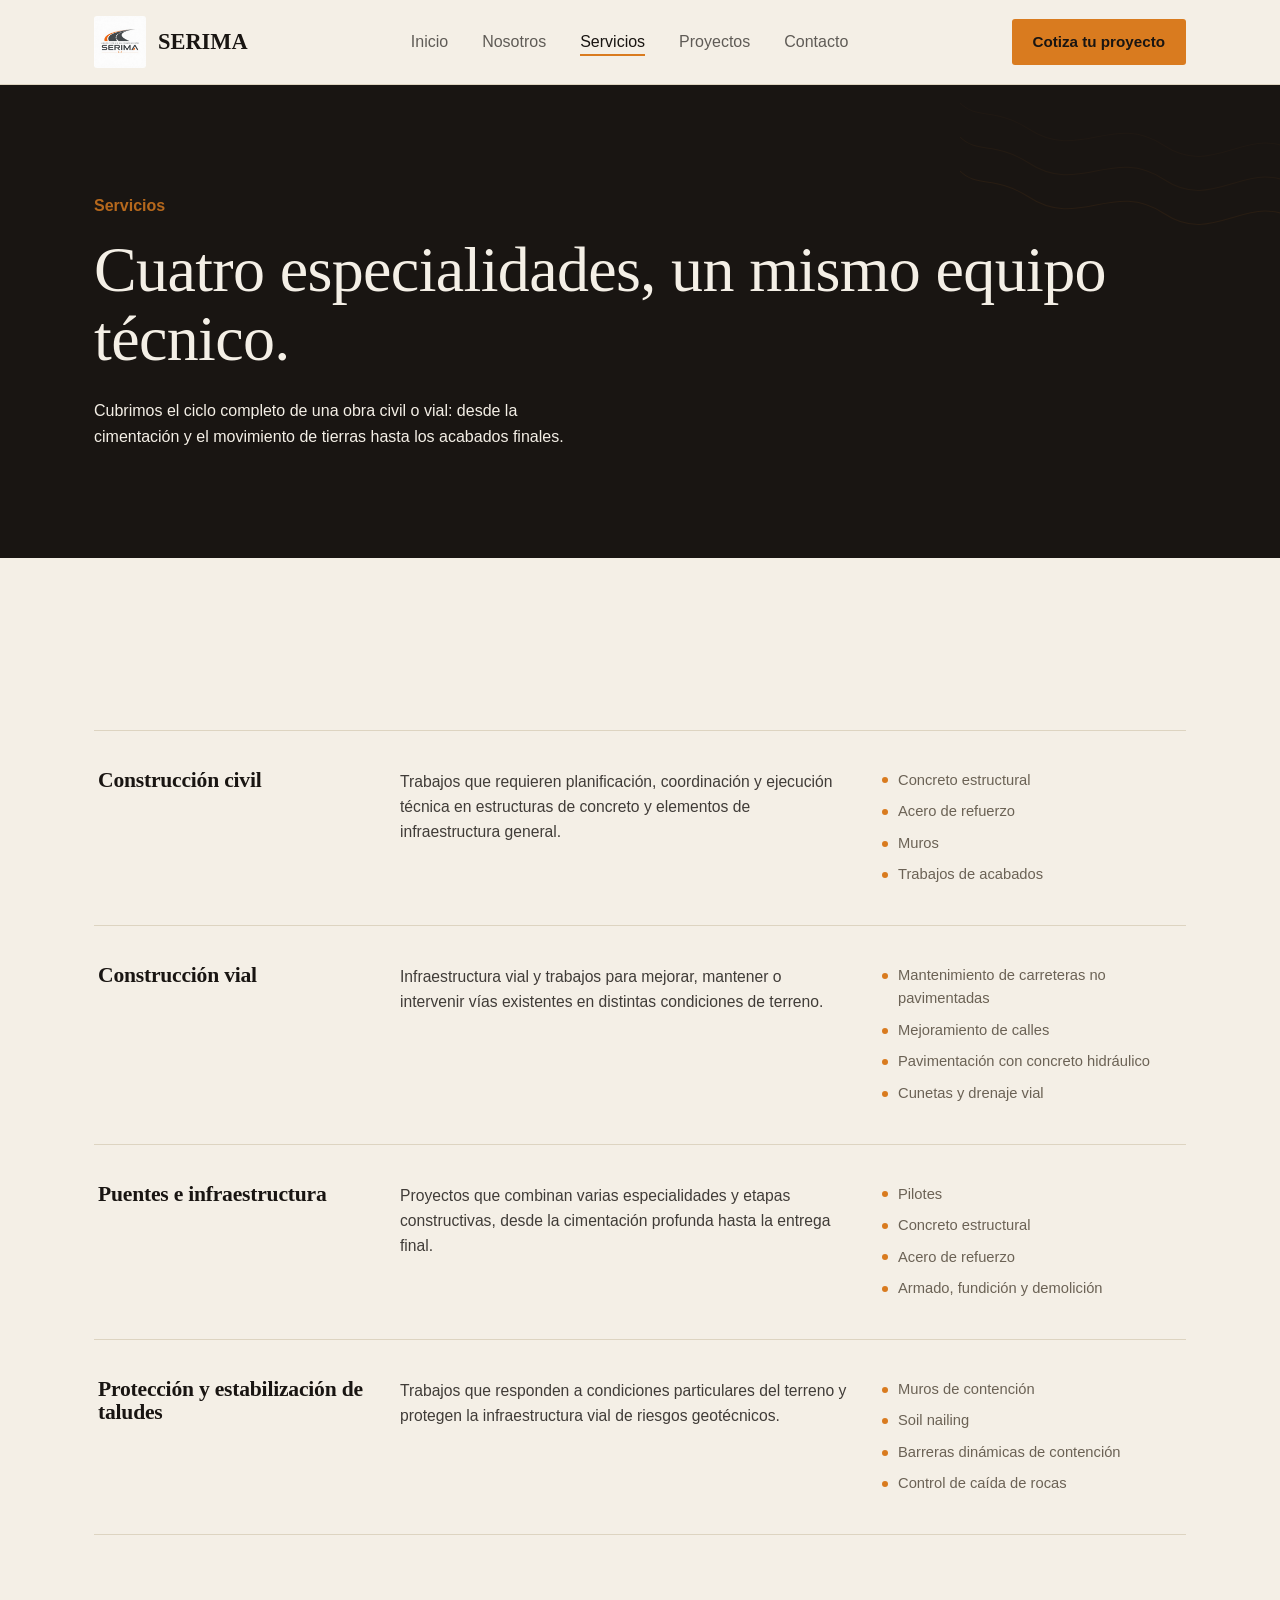
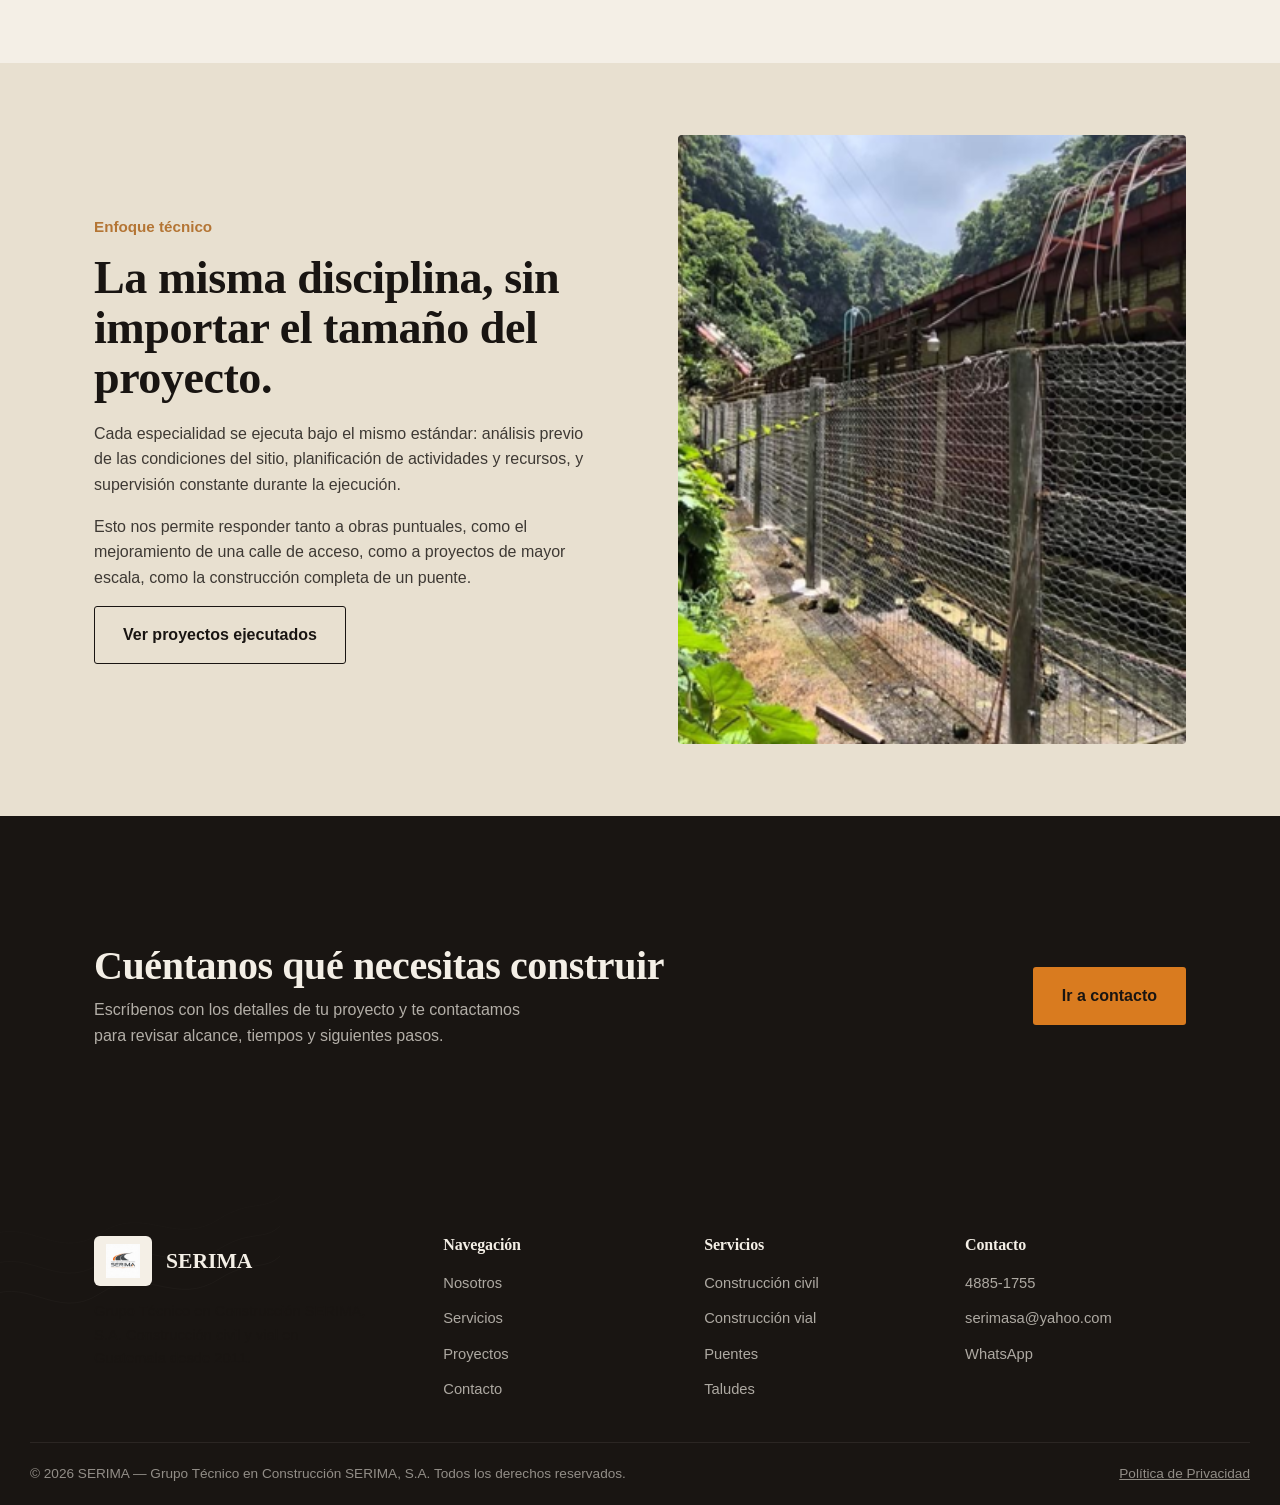
<file: servicios.html>
<!DOCTYPE html>
<html lang="es-GT">
<head>
<meta charset="UTF-8">
<meta name="viewport" content="width=device-width, initial-scale=1.0">
<meta name="referrer" content="strict-origin-when-cross-origin">
<meta http-equiv="Content-Security-Policy" content="default-src 'self'; script-src 'self' 'unsafe-inline'; style-src 'self' 'unsafe-inline' https://fonts.googleapis.com; font-src https://fonts.gstatic.com; img-src 'self' data:; frame-src https://www.google.com; connect-src 'self'; base-uri 'self'; form-action 'self'; object-src 'none'; frame-ancestors 'self';">
<title>Servicios | SERIMA — Construcción civil, vial, puentes y taludes</title>
<meta name="description" content="Servicios de SERIMA: construcción civil, construcción vial, puentes e infraestructura, y protección/estabilización de taludes en Guatemala.">
<link rel="canonical" href="https://serimagt.com/servicios.html">
<meta property="og:type" content="website">
<meta property="og:site_name" content="SERIMA">
<meta property="og:title" content="Servicios | SERIMA">
<meta property="og:description" content="Servicios de SERIMA: construcción civil, construcción vial, puentes e infraestructura, y protección/estabilización de taludes en Guatemala.">
<meta property="og:url" content="https://serimagt.com/servicios.html">
<meta property="og:image" content="https://serimagt.com/recursos/LOGO%20SERIMA.jpeg">
<meta property="og:locale" content="es_GT">
<meta name="twitter:card" content="summary_large_image">
<link rel="icon" href="recursos/LOGO SERIMA.jpeg">
<meta name="theme-color" content="#191512">
<link rel="preconnect" href="https://fonts.googleapis.com">
<link rel="preconnect" href="https://fonts.gstatic.com" crossorigin>
<link href="https://fonts.googleapis.com/css2?family=Fraunces:opsz,wght@9..144,400;9..144,500;9..144,600;9..144,700&family=Inter:wght@400;500;600;700&display=swap" rel="stylesheet">
<link rel="stylesheet" href="styles.css">
</head>
<body>
<a class="skip-link" href="#main">Saltar al contenido principal</a>

<header class="site-header" id="site-header">
  <div class="container">
    <a href="index.html" class="site-logo">
      <img src="recursos/LOGO SERIMA.jpeg" alt="Logotipo de SERIMA">
      <span class="site-logo-text">SERIMA</span>
    </a>
    <nav class="main-nav" id="main-nav" aria-label="Navegación principal">
      <ul>
        <li><a href="index.html">Inicio</a></li>
        <li><a href="nosotros.html">Nosotros</a></li>
        <li><a href="servicios.html" aria-current="page">Servicios</a></li>
        <li><a href="proyectos.html">Proyectos</a></li>
        <li><a href="contacto.html">Contacto</a></li>
      </ul>
    </nav>
    <div class="header-cta">
      <a href="contacto.html" class="btn btn-primary">Cotiza tu proyecto</a>
      <button type="button" class="nav-toggle" id="nav-toggle" aria-label="Abrir menú" aria-expanded="false" aria-controls="main-nav">
        <span></span><span></span><span></span>
      </button>
    </div>
  </div>
</header>

<main id="main">

  <section class="page-hero">
    <div class="container">
      <p class="page-hero-tag">Servicios</p>
      <h1>Cuatro especialidades, un mismo equipo técnico.</h1>
      <p>Cubrimos el ciclo completo de una obra civil o vial: desde la cimentación y el movimiento de tierras hasta los acabados finales.</p>
    </div>
  </section>

  <section>
    <div class="container">
      <div class="services-list">

        <div class="service-row" id="civil">
          <h3>Construcción civil</h3>
          <div class="service-desc">
            <p>Trabajos que requieren planificación, coordinación y ejecución técnica en estructuras de concreto y elementos de infraestructura general.</p>
          </div>
          <ul class="service-items">
            <li>Concreto estructural</li>
            <li>Acero de refuerzo</li>
            <li>Muros</li>
            <li>Trabajos de acabados</li>
          </ul>
        </div>

        <div class="service-row" id="vial">
          <h3>Construcción vial</h3>
          <div class="service-desc">
            <p>Infraestructura vial y trabajos para mejorar, mantener o intervenir vías existentes en distintas condiciones de terreno.</p>
          </div>
          <ul class="service-items">
            <li>Mantenimiento de carreteras no pavimentadas</li>
            <li>Mejoramiento de calles</li>
            <li>Pavimentación con concreto hidráulico</li>
            <li>Cunetas y drenaje vial</li>
          </ul>
        </div>

        <div class="service-row" id="puentes">
          <h3>Puentes e infraestructura</h3>
          <div class="service-desc">
            <p>Proyectos que combinan varias especialidades y etapas constructivas, desde la cimentación profunda hasta la entrega final.</p>
          </div>
          <ul class="service-items">
            <li>Pilotes</li>
            <li>Concreto estructural</li>
            <li>Acero de refuerzo</li>
            <li>Armado, fundición y demolición</li>
          </ul>
        </div>

        <div class="service-row" id="taludes">
          <h3>Protección y estabilización de taludes</h3>
          <div class="service-desc">
            <p>Trabajos que responden a condiciones particulares del terreno y protegen la infraestructura vial de riesgos geotécnicos.</p>
          </div>
          <ul class="service-items">
            <li>Muros de contención</li>
            <li>Soil nailing</li>
            <li>Barreras dinámicas de contención</li>
            <li>Control de caída de rocas</li>
          </ul>
        </div>

      </div>
    </div>
  </section>

  <section class="section-tight" style="background:var(--stone-deep);">
    <div class="container split reverse">
      <div class="split-copy">
        <p class="eyebrow">Enfoque técnico</p>
        <h2>La misma disciplina, sin importar el tamaño del proyecto.</h2>
        <p>Cada especialidad se ejecuta bajo el mismo estándar: análisis previo de las condiciones del sitio, planificación de actividades y recursos, y supervisión constante durante la ejecución.</p>
        <p>Esto nos permite responder tanto a obras puntuales, como el mejoramiento de una calle de acceso, como a proyectos de mayor escala, como la construcción completa de un puente.</p>
        <a href="proyectos.html" class="btn btn-outline">Ver proyectos ejecutados</a>
      </div>
      <div class="split-media">
        <img src="recursos/barrera de proteccion.png" alt="Barrera de protección instalada en talud" loading="lazy">
      </div>
    </div>
  </section>

  <section class="cta-band">
    <div class="container cta-band-grid">
      <div class="cta-band-copy">
        <h2>Cuéntanos qué necesitas construir</h2>
        <p>Escríbenos con los detalles de tu proyecto y te contactamos para revisar alcance, tiempos y siguientes pasos.</p>
      </div>
      <div class="cta-band-actions">
        <a href="contacto.html" class="btn btn-primary">Ir a contacto</a>
      </div>
    </div>
  </section>

</main>

<footer class="site-footer">
  <div class="container footer-grid">
    <div class="footer-brand">
      <div class="footer-logo-row">
        <span class="footer-logo-mark"><img src="recursos/LOGO SERIMA.jpeg" alt="Logotipo de SERIMA"></span>
        <span class="site-logo-text">SERIMA</span>
      </div>
      <p>Grupo Técnico en Construcción SERIMA, S.A. Construcción civil y vial en Guatemala desde 2011.</p>
    </div>
    <div class="footer-col">
      <h4>Navegación</h4>
      <ul>
        <li><a href="nosotros.html">Nosotros</a></li>
        <li><a href="servicios.html">Servicios</a></li>
        <li><a href="proyectos.html">Proyectos</a></li>
        <li><a href="contacto.html">Contacto</a></li>
      </ul>
    </div>
    <div class="footer-col">
      <h4>Servicios</h4>
      <ul>
        <li><a href="servicios.html#civil">Construcción civil</a></li>
        <li><a href="servicios.html#vial">Construcción vial</a></li>
        <li><a href="servicios.html#puentes">Puentes</a></li>
        <li><a href="servicios.html#taludes">Taludes</a></li>
      </ul>
    </div>
    <div class="footer-col">
      <h4>Contacto</h4>
      <ul>
        <li><a href="tel:+50248851755">4885-1755</a></li>
        <li><a href="mailto:serimasa@yahoo.com">serimasa@yahoo.com</a></li>
        <li><a href="https://wa.me/50248851755" target="_blank" rel="noopener">WhatsApp</a></li>
      </ul>
    </div>
  </div>
  <div class="container footer-bottom">
    <span>&copy; <span id="footer-year">2026</span> SERIMA — Grupo Técnico en Construcción SERIMA, S.A. Todos los derechos reservados.</span>
    <a href="privacidad.html">Política de Privacidad</a>
  </div>
</footer>

<script src="main.js"></script>
</body>
</html>
</file>
<file: styles.css>
/* =========================================================
   SERIMA — Grupo Técnico en Construcción SERIMA, S.A.
   Sistema visual

   Dirección: la empresa construye sobre terreno real —
   pilotes que buscan roca firme, taludes que se leen como
   curvas de nivel, carreteras que trazan una línea sobre el
   territorio. La identidad toma esa idea (topografía y
   asentamiento) en vez del recurso típico de "plano azul
   con retícula". Fondo cálido tipo piedra, un serif con
   carácter para los titulares, un accente ámbar de
   señalización usado con moderación, y curvas de nivel como
   único motivo gráfico recurrente.
   ========================================================= */

/* Las fuentes ya no se cargan con @import (bloquea el render en cascada);
   se cargan desde <link> en el <head> de cada página, con preconnect. */

:root {
  --basalt: #191512;
  --basalt-soft: #2a2420;
  --stone: #f4efe6;
  --stone-deep: #e8e0d0;
  --card: #fffdf9;
  --clay: #6b6255;
  --clay-soft: #a89f8e;
  --line: #ddd4c1;
  --amber: #d97b1f;
  --amber-deep: #a95e13;
  --pine: #445641;

  --font-display: "Fraunces", Georgia, serif;
  --font-body: "Inter", "Segoe UI", sans-serif;

  --maxw: 1220px;
  --gutter: clamp(20px, 5vw, 64px);
  --space-lg: clamp(72px, 10vw, 132px);
  --space-md: clamp(40px, 6vw, 72px);

  --ease-out: cubic-bezier(0.23, 1, 0.32, 1);
  --ease-in-out: cubic-bezier(0.77, 0, 0.175, 1);
  --dur-fast: 150ms;
  --dur-base: 220ms;
}

* { box-sizing: border-box; }
html { scroll-behavior: smooth; scroll-padding-top: 96px; }
@media (prefers-reduced-motion: reduce) {
  html { scroll-behavior: auto; }
  *, *::before, *::after {
    animation-duration: 0.01ms !important;
    animation-iteration-count: 1 !important;
    transition-duration: 0.01ms !important;
    scroll-behavior: auto !important;
  }
}

body {
  margin: 0;
  font-family: var(--font-body);
  color: var(--basalt);
  background: var(--stone);
  line-height: 1.6;
  -webkit-font-smoothing: antialiased;
}

h1, h2, h3, h4 {
  font-family: var(--font-display);
  font-weight: 600;
  line-height: 1.08;
  letter-spacing: -0.01em;
  margin: 0 0 0.4em;
  color: var(--basalt);
}
h1 { font-size: clamp(2.6rem, 5vw, 4.4rem); font-weight: 500; }
h2 { font-size: clamp(2rem, 3.6vw, 3rem); }
h3 { font-size: 1.35rem; font-weight: 600; }

p { margin: 0 0 1em; max-width: 62ch; color: var(--basalt); opacity: 0.82; }
.eyebrow { font-family: var(--font-body); font-weight: 600; font-size: 0.95rem; color: var(--amber-deep); margin: 0 0 14px; }

a { color: inherit; }
img { max-width: 100%; display: block; }
ul { padding: 0; margin: 0; }
li { list-style: none; }

.container { max-width: var(--maxw); margin: 0 auto; padding-left: var(--gutter); padding-right: var(--gutter); }
section { padding-top: var(--space-lg); padding-bottom: var(--space-lg); }
.section-tight { padding-top: var(--space-md); padding-bottom: var(--space-md); }

a:focus-visible, button:focus-visible, input:focus-visible, textarea:focus-visible {
  outline: 2px solid var(--amber);
  outline-offset: 3px;
}

.skip-link {
  position: absolute; left: -9999px; top: 0;
  background: var(--basalt); color: var(--stone);
  padding: 12px 20px; z-index: 200;
}
.skip-link:focus { left: 0; }

/* Motivo gráfico: curva de nivel — se usa como firma visual puntual,
   no como fondo repetido en cada sección. */
.contour {
  position: absolute;
  pointer-events: none;
  z-index: 0;
  height: auto;
}
.contour-line { fill: none; stroke: currentColor; stroke-width: 1.2; }
.contour--hero {
  right: -30px; bottom: -20px; width: min(46vw, 420px);
  color: var(--stone); opacity: 0.1;
}
.contour--page {
  right: -20px; top: -16px; width: min(38vw, 340px);
  color: var(--amber); opacity: 0.14; transform: scaleX(-1);
}
.contour--footer {
  left: -20px; top: -10px; width: min(32vw, 300px);
  color: var(--stone); opacity: 0.05;
}
@media (max-width: 680px) {
  .contour { display: none; }
}

/* =========================================================
   BOTONES
   ========================================================= */
.btn {
  display: inline-flex;
  align-items: center;
  gap: 10px;
  padding: 15px 28px;
  font-family: var(--font-body);
  font-size: 1rem;
  font-weight: 600;
  text-decoration: none;
  border-radius: 3px;
  border: 1px solid transparent;
  cursor: pointer;
  transition: background var(--dur-base) var(--ease-out), color var(--dur-base) var(--ease-out),
    border-color var(--dur-base) var(--ease-out), transform var(--dur-fast) var(--ease-out);
}
.btn:active { transform: scale(0.97); }
.btn-primary { background: var(--amber); color: var(--basalt); }
.btn-primary:hover { background: var(--amber-deep); color: var(--stone); transform: translateY(-1px); }
.btn-primary:active { transform: scale(0.97); }
.btn-outline { background: transparent; color: var(--basalt); border-color: var(--basalt); }
.btn-outline:hover { background: var(--basalt); color: var(--stone); }
.btn-outline-light { background: transparent; color: var(--stone); border-color: rgba(244,239,230,0.5); }
.btn-outline-light:hover { background: var(--stone); color: var(--basalt); }
.btn-block { width: 100%; justify-content: center; }

/* =========================================================
   HEADER
   ========================================================= */
.site-header {
  position: sticky; top: 0; z-index: 100;
  background: rgba(244, 239, 230, 0.92);
  backdrop-filter: saturate(160%) blur(10px);
  border-bottom: 1px solid var(--line);
  box-shadow: 0 0 0 rgba(25,21,18,0);
  transition: box-shadow var(--dur-base) var(--ease-out);
}
.site-header.scrolled { box-shadow: 0 8px 24px rgba(25,21,18,0.08); }
.site-header .container {
  display: flex; align-items: center; justify-content: space-between;
  padding-top: 16px; padding-bottom: 16px;
}
.site-logo { display: flex; align-items: center; gap: 12px; text-decoration: none; color: var(--basalt); }
.site-logo img { height: 52px; width: auto; border-radius: 3px; }
.site-logo-text { font-family: var(--font-display); font-weight: 600; font-size: 1.4rem; }

.main-nav ul { display: flex; gap: 34px; }
.main-nav a {
  text-decoration: none; font-size: 1rem; font-weight: 500;
  color: var(--basalt); opacity: 0.68; position: relative;
  transition: opacity var(--dur-base) ease;
}
.main-nav a::after {
  content: ""; position: absolute; left: 0; right: 0; bottom: -6px;
  height: 2px; background: var(--amber);
  transform: scaleX(0); transform-origin: left; transition: transform var(--dur-base) var(--ease-out);
}
.main-nav a:hover { opacity: 1; }
.main-nav a:hover::after { transform: scaleX(1); }
.main-nav a[aria-current="page"] { opacity: 1; }
.main-nav a[aria-current="page"]::after { transform: scaleX(1); }

.header-cta { display: flex; align-items: center; gap: 18px; }
.header-cta .btn { padding: 10px 20px; font-size: 0.95rem; }

.nav-toggle { display: none; background: none; border: none; cursor: pointer; padding: 6px; }
.nav-toggle span { display: block; width: 24px; height: 2px; background: var(--basalt); margin: 5px 0; transition: transform 0.2s ease, opacity 0.2s ease; }
.site-header.nav-open .nav-toggle span:nth-child(1) { transform: translateY(7px) rotate(45deg); }
.site-header.nav-open .nav-toggle span:nth-child(2) { opacity: 0; }
.site-header.nav-open .nav-toggle span:nth-child(3) { transform: translateY(-7px) rotate(-45deg); }

/* =========================================================
   HERO (portada interior — imagen + texto)
   ========================================================= */
.page-hero {
  background: var(--basalt);
  color: var(--stone);
  position: relative;
  overflow: hidden;
  padding-top: clamp(64px, 10vw, 108px);
  padding-bottom: clamp(56px, 8vw, 92px);
}
.page-hero .container { position: relative; z-index: 2; }
.page-hero h1 {
  color: var(--stone);
  clip-path: inset(0 0 100% 0);
  animation: reveal-up 0.9s var(--ease-out) 0.1s forwards;
}
.page-hero p:not(.page-hero-tag) {
  color: var(--stone); opacity: 0; max-width: 56ch;
  animation: fade-in 0.7s ease 0.45s forwards;
}
@media (prefers-reduced-motion: reduce) {
  .page-hero h1, .page-hero p:not(.page-hero-tag) { animation: none; opacity: 1; clip-path: none; }
}
.page-hero-tag { font-weight: 600; color: var(--amber); margin-bottom: 16px; font-size: 1rem; }

/* =========================================================
   HERO — PORTADA PRINCIPAL (index)
   ========================================================= */
.hero {
  position: relative;
  background: var(--basalt);
  color: var(--stone);
  overflow: hidden;
}
.hero-grid {
  display: grid;
  grid-template-columns: 1fr 0.92fr;
  min-height: min(88vh, 780px);
  position: relative;
  z-index: 1;
}
.hero-copy {
  display: flex;
  flex-direction: column;
  justify-content: center;
  padding: clamp(48px, 6vw, 0px) var(--gutter);
  max-width: 620px;
}
.hero-copy .eyebrow { color: var(--amber); }
.hero-copy h1 {
  color: var(--stone);
  clip-path: inset(0 0 100% 0);
  animation: reveal-up 0.9s cubic-bezier(.19,1,.22,1) 0.15s forwards;
}
.hero-copy .lede {
  color: var(--stone); opacity: 0;
  max-width: 46ch; font-size: 1.15rem;
  animation: fade-in 0.8s ease 0.6s forwards;
}
.hero-actions {
  display: flex; gap: 16px; flex-wrap: wrap; margin: 8px 0 0;
  opacity: 0; animation: fade-in 0.8s ease 0.8s forwards;
}
.hero-media {
  position: relative;
  min-height: 320px;
  clip-path: inset(0 0 0 100%);
  animation: reveal-left 1s cubic-bezier(.19,1,.22,1) 0.1s forwards;
}
.hero-media img { width: 100%; height: 100%; object-fit: cover; }
.hero-media::after {
  content: "";
  position: absolute; inset: 0;
  background: linear-gradient(100deg, var(--basalt) 0%, rgba(25,21,18,0.15) 30%, rgba(25,21,18,0) 55%);
}

@keyframes reveal-up { to { clip-path: inset(0 0 0% 0); } }
@keyframes reveal-left { to { clip-path: inset(0 0 0 0%); } }
@keyframes fade-in { to { opacity: 1; } }
@media (prefers-reduced-motion: reduce) {
  .hero-copy h1, .hero-copy .lede, .hero-actions, .hero-media { animation: none; opacity: 1; clip-path: none; }
}

/* Franja de cifras bajo el hero */
.stat-rail {
  background: var(--basalt-soft);
  border-top: 1px solid rgba(244,239,230,0.12);
}
.stat-rail .container {
  display: grid;
  grid-template-columns: repeat(3, 1fr);
}
.stat-rail .stat {
  padding: 30px var(--gutter) 30px 0;
  border-right: 1px solid rgba(244,239,230,0.14);
}
.stat-rail .stat:last-child { border-right: none; padding-right: 0; }
.stat-rail .stat strong {
  display: block; font-family: var(--font-display); font-weight: 600;
  font-size: clamp(2rem, 3.4vw, 2.6rem); color: var(--stone); margin-bottom: 4px;
}
.stat-rail .stat span { color: var(--stone); opacity: 0.68; font-size: 0.95rem; }

/* =========================================================
   FRASE / STATEMENT
   ========================================================= */
.statement { background: var(--stone-deep); }
.statement-grid { display: grid; grid-template-columns: 0.9fr 1.1fr; gap: clamp(28px, 5vw, 64px); align-items: center; }
.statement h2 { margin: 0; }
.statement p { margin: 0; max-width: 54ch; font-size: 1.05rem; }
.statement-brand-mark { display: flex; align-items: center; justify-content: flex-start; }
.statement-brand-mark img { width: clamp(96px, 14vw, 140px); height: auto; border-radius: 4px; }
@media (max-width: 900px) { .statement-brand-mark { order: -1; } }

/* =========================================================
   SPLIT (imagen + texto) — usado en Nosotros / index
   ========================================================= */
.split { display: grid; grid-template-columns: 1fr 1fr; gap: clamp(32px, 6vw, 80px); align-items: center; }
.split.reverse .split-media { order: 2; }
.split-media { position: relative; }
.split-media img { width: 100%; aspect-ratio: 5/6; object-fit: cover; border-radius: 4px; }
.split-media .badge {
  position: absolute; bottom: -22px; left: -22px;
  background: var(--amber); color: var(--basalt);
  padding: 20px 26px; border-radius: 3px;
  font-family: var(--font-display); text-align: center; line-height: 1.1;
}
.split-media .badge strong { display: block; font-size: 2.2rem; }
.split-media .badge span { font-size: 0.85rem; font-weight: 600; }
.split-copy blockquote {
  margin: 26px 0; padding: 2px 0 2px 22px; border-left: 3px solid var(--amber);
  font-family: var(--font-display); font-size: 1.35rem; font-weight: 500; color: var(--basalt);
  max-width: 46ch;
}

/* =========================================================
   VALORES / CHIPS
   ========================================================= */
.values-grid {
  display: grid; grid-template-columns: repeat(3, 1fr); gap: 1px;
  background: var(--line); border: 1px solid var(--line); margin-top: 40px;
}
.value-card { background: var(--card); padding: 32px 30px; transition: background 0.2s ease; }
.value-card:hover { background: var(--stone-deep); }
.value-card h3 { margin-bottom: 8px; font-size: 1.2rem; }
.value-card p { font-size: 0.95rem; margin-bottom: 0; }

.chips-label { font-weight: 600; color: var(--clay); margin-top: 8px; }
.chip-list { display: flex; flex-wrap: wrap; gap: 10px; margin-top: 16px; }
.chip-list li {
  font-size: 0.92rem; padding: 9px 16px; border: 1px solid var(--line);
  background: var(--card); border-radius: 20px;
}

/* =========================================================
   SERVICIOS
   ========================================================= */
.services-list { margin-top: 44px; display: grid; gap: 1px; background: var(--line); border-top: 1px solid var(--line); border-bottom: 1px solid var(--line); }
.service-row {
  background: var(--stone); display: grid; grid-template-columns: 0.9fr 1.5fr 1fr; gap: 32px;
  padding: 38px 4px; align-items: start;
}
.service-row h3 { margin-bottom: 0; }
.service-row .service-desc p { margin-bottom: 12px; font-size: 0.98rem; }
.service-row .service-items { display: flex; flex-direction: column; gap: 8px; }
.service-row .service-items li {
  font-size: 0.92rem; color: var(--clay); padding-left: 16px; position: relative;
}
.service-row .service-items li::before {
  content: ""; position: absolute; left: 0; top: 0.6em; width: 6px; height: 6px;
  background: var(--amber); border-radius: 50%;
}

/* Tarjetas de servicio compactas (usadas en index) */
.services-grid-compact { display: grid; grid-template-columns: repeat(4, 1fr); gap: 1px; background: var(--line); border: 1px solid var(--line); margin-top: 44px; }
.service-card-compact { background: var(--card); padding: 34px 28px; transition: background 0.2s ease; }
.service-card-compact:hover { background: var(--stone-deep); }
.service-card-compact h3 { font-size: 1.15rem; margin-bottom: 10px; }
.service-card-compact p { font-size: 0.93rem; margin-bottom: 16px; }
.service-card-compact a { font-weight: 600; font-size: 0.92rem; color: var(--amber-deep); text-decoration: none; }
.service-card-compact a:hover { text-decoration: underline; }

/* =========================================================
   PROCESO (sí es secuencia real → numeración justificada)
   ========================================================= */
.process-list { margin-top: 48px; display: grid; gap: 0; }
.process-item {
  display: grid; grid-template-columns: 90px 1fr; gap: 28px;
  padding: 26px 0; border-top: 1px solid var(--line);
}
.process-list .process-item:last-child { border-bottom: 1px solid var(--line); }
.process-item .num { font-family: var(--font-display); font-size: 2.2rem; color: var(--amber); font-weight: 500; }
.process-item h3 { margin-bottom: 6px; }
.process-item p { margin-bottom: 0; max-width: 60ch; }

/* =========================================================
   PROYECTOS — grid
   ========================================================= */
.projects-toolbar {
  display: flex; justify-content: space-between; align-items: flex-end; flex-wrap: wrap; gap: 24px;
  margin-bottom: 40px;
}
.filter-bar { display: flex; flex-wrap: wrap; gap: 10px; }
.filter-btn {
  font-family: var(--font-body); font-weight: 600; font-size: 0.92rem;
  padding: 9px 18px; background: var(--card); border: 1px solid var(--line);
  border-radius: 20px; cursor: pointer; color: var(--basalt); opacity: 0.72;
  transition: all 0.2s ease;
}
.filter-btn:hover { border-color: var(--amber); opacity: 1; }
.filter-btn.active { background: var(--basalt); border-color: var(--basalt); color: var(--stone); opacity: 1; }

.projects-grid { display: grid; grid-template-columns: repeat(3, 1fr); gap: 26px; }
.project-card {
  text-decoration: none; color: inherit; display: block;
  background: var(--card); border: 1px solid var(--line); border-radius: 4px; overflow: hidden;
  transition: transform var(--dur-base) var(--ease-out), box-shadow var(--dur-base) var(--ease-out);
}
@media (hover: hover) and (pointer: fine) {
  .project-card:hover { transform: translateY(-4px); box-shadow: 0 14px 30px rgba(25,21,18,0.12); }
  .project-card:hover .thumb img { transform: scale(1.05); }
}
.project-card .thumb { aspect-ratio: 4/3; overflow: hidden; background: var(--stone-deep); position: relative; }
.project-card .thumb img { width: 100%; height: 100%; object-fit: cover; transition: transform 0.5s var(--ease-out); }
.project-card .tag {
  position: absolute; top: 12px; left: 12px; background: var(--amber); color: var(--basalt);
  font-weight: 600; font-size: 0.82rem; padding: 5px 12px; border-radius: 20px;
}
.project-card .body { padding: 22px 22px 24px; }
.project-card h3 { font-size: 1.15rem; margin-bottom: 6px; }
.project-card .meta { font-size: 0.85rem; color: var(--clay); font-weight: 500; }
.project-card[hidden] { display: none; }

/* =========================================================
   PROYECTO — detalle
   ========================================================= */
.project-detail-head { display: grid; grid-template-columns: 1.3fr 0.7fr; gap: clamp(32px, 5vw, 64px); align-items: end; }
.project-detail-head .meta-list { display: grid; gap: 14px; }
.project-detail-head .meta-list div { border-top: 1px solid rgba(244,239,230,0.18); padding-top: 10px; }
.project-detail-head .meta-list dt { font-size: 0.82rem; color: var(--amber); font-weight: 600; margin-bottom: 4px; }
.project-detail-head .meta-list dd { margin: 0; font-size: 1.02rem; }

.detail-gallery { display: grid; grid-template-columns: 2fr 1fr; gap: 10px; margin-top: var(--space-md); }
.detail-gallery .main-img { grid-row: span 2; aspect-ratio: 4/3; overflow: hidden; border-radius: 4px; }
.detail-gallery .sub-img { aspect-ratio: 16/10; overflow: hidden; border-radius: 4px; }
.detail-gallery img { width: 100%; height: 100%; object-fit: cover; cursor: zoom-in; }

.spec-table { margin-top: var(--space-md); border-top: 1px solid var(--line); }
.spec-table .row { display: grid; grid-template-columns: 260px 1fr; gap: 24px; padding: 20px 0; border-bottom: 1px solid var(--line); }
.spec-table .row span:first-child { font-weight: 600; color: var(--amber-deep); font-size: 0.95rem; }
.spec-table .row span:last-child { font-size: 0.97rem; }

/* Resto de fotos del proyecto (más allá de las 3 destacadas) */
.gallery-more-label { margin-top: var(--space-md); font-size: 1rem; font-weight: 600; color: var(--clay); }
.gallery-extra {
  display: grid; grid-template-columns: repeat(auto-fill, minmax(180px, 1fr));
  gap: 10px; margin-top: 18px;
}
.gallery-extra img {
  width: 100%; aspect-ratio: 4/3; object-fit: cover; border-radius: 4px; cursor: zoom-in;
  transition: transform 0.3s ease;
}
.gallery-extra img:hover { transform: scale(1.03); }

.related-projects { margin-top: var(--space-lg); }
.related-projects .projects-grid { margin-top: 40px; }

/* Visor de imagen ampliada */
.lightbox {
  position: fixed; inset: 0; background: rgba(15,12,10,0.92);
  display: none; align-items: center; justify-content: center; z-index: 300; padding: 24px;
}
.lightbox.open { display: flex; }
.lightbox img { max-width: min(1100px, 92vw); max-height: 88vh; object-fit: contain; border-radius: 4px; }
.lightbox-close {
  position: absolute; top: 20px; right: 24px; background: none; border: none;
  color: var(--stone); font-size: 2rem; cursor: pointer; line-height: 1;
}
.lightbox-nav {
  position: absolute; top: 50%; transform: translateY(-50%);
  width: 46px; height: 46px; border-radius: 50%;
  background: rgba(244,239,230,0.1); border: 1px solid rgba(244,239,230,0.35);
  color: var(--stone); font-size: 1.4rem; line-height: 1; cursor: pointer;
  display: flex; align-items: center; justify-content: center;
  transition: background 0.2s ease;
}
.lightbox-nav:hover { background: rgba(244,239,230,0.22); }
.lightbox-prev { left: 18px; }
.lightbox-next { right: 18px; }
.lightbox-counter {
  position: absolute; bottom: 22px; left: 50%; transform: translateX(-50%);
  color: var(--stone); opacity: 0.68; font-size: 0.85rem; font-weight: 600; letter-spacing: 0.02em;
}
@media (max-width: 680px) {
  .lightbox-nav { width: 38px; height: 38px; font-size: 1.1rem; }
  .lightbox-prev { left: 6px; }
  .lightbox-next { right: 6px; }
}

/* =========================================================
   CTA BAND
   ========================================================= */
.cta-band { background: var(--basalt); color: var(--stone); position: relative; overflow: hidden; }
.cta-band-grid { display: flex; align-items: center; justify-content: space-between; flex-wrap: wrap; gap: 28px; position: relative; z-index: 2; }
.cta-band h2 { color: var(--stone); margin-bottom: 10px; font-size: clamp(1.8rem, 3.2vw, 2.5rem); }
.cta-band p { color: var(--stone); opacity: 0.7; margin-bottom: 0; max-width: 48ch; }
.cta-band-actions { display: flex; gap: 14px; flex-wrap: wrap; }
.cta-band-logo-mark { display: inline-flex; background: var(--stone); padding: 10px 14px; border-radius: 6px; line-height: 0; margin-bottom: 20px; }
.cta-band-logo { height: 44px; width: auto; display: block; }

/* =========================================================
   CONTACTO
   ========================================================= */
.contact-layout { display: grid; grid-template-columns: 0.9fr 1.1fr; gap: clamp(32px, 6vw, 72px); }
.contact-channels { display: grid; gap: 14px; align-content: start; }
.contact-channel {
  display: flex; align-items: flex-start; gap: 16px; padding: 22px; border: 1px solid var(--line);
  background: var(--card); border-radius: 4px; text-decoration: none; color: inherit;
  transition: border-color var(--dur-base) var(--ease-out), transform var(--dur-fast) var(--ease-out);
}
@media (hover: hover) and (pointer: fine) {
  .contact-channel:hover { border-color: var(--amber); transform: translateY(-2px); }
}
.contact-channel .icon {
  width: 42px; height: 42px; border-radius: 50%; background: var(--stone-deep);
  display: flex; align-items: center; justify-content: center; flex-shrink: 0;
  font-family: var(--font-display); font-weight: 600; color: var(--amber-deep);
}
.contact-channel h3 { font-size: 1.05rem; margin-bottom: 4px; }
.contact-channel span, .contact-channel p { font-size: 0.93rem; margin-bottom: 0; opacity: 0.75; }

.contact-map-col { display: flex; flex-direction: column; gap: 12px; }
.contact-map { border-radius: 4px; overflow: hidden; border: 1px solid var(--line); min-height: 340px; }
.contact-map iframe { width: 100%; height: 100%; min-height: 340px; border: 0; display: block; }
.map-directions-link {
  align-self: flex-start; font-weight: 600; font-size: 0.92rem; color: var(--amber-deep);
  text-decoration: none; transition: color 0.2s ease;
}
.map-directions-link:hover { color: var(--basalt); text-decoration: underline; }

.hours-card { margin-top: 14px; padding: 22px; border: 1px solid var(--line); background: var(--stone-deep); border-radius: 4px; }
.hours-card h3 { font-size: 1rem; margin-bottom: 10px; }
.hours-row { display: flex; justify-content: space-between; font-size: 0.93rem; padding: 6px 0; border-top: 1px solid var(--line); }
.hours-row:first-of-type { border-top: none; }

/* =========================================================
   PÁGINA LEGAL
   ========================================================= */
.legal-page main { padding-top: 0; }
.legal-page article { max-width: 74ch; }
.legal-page h2 { font-size: 1.35rem; margin-top: 1.6em; }
.legal-page .updated { color: var(--clay); font-size: 0.9rem; }

/* =========================================================
   FOOTER
   ========================================================= */
.site-footer { background: var(--basalt); color: var(--stone); padding-top: 60px; position: relative; overflow: hidden; }
.footer-grid { display: grid; grid-template-columns: 1.4fr 1fr 1fr 1fr; gap: 40px; padding-bottom: 40px; position: relative; z-index: 1; }
.footer-brand { display: flex; flex-direction: column; gap: 14px; }
.footer-logo-row { display: flex; align-items: center; gap: 14px; }
.footer-logo-mark { display: inline-flex; background: var(--stone); padding: 8px 12px; border-radius: 6px; line-height: 0; }
.footer-brand img { height: 34px; width: auto; display: block; }
.footer-brand .site-logo-text { font-size: 1.35rem; color: var(--stone); }
.footer-brand p { font-size: 0.92rem; opacity: 0.62; margin: 0; max-width: 34ch; }
.footer-col h4 { font-size: 1rem; color: var(--stone); margin-bottom: 16px; }
.footer-col ul { display: grid; gap: 10px; }
.footer-col a { text-decoration: none; font-size: 0.92rem; color: var(--stone); opacity: 0.68; }
.footer-col a:hover { opacity: 1; color: var(--amber); }
.footer-bottom {
  border-top: 1px solid rgba(244,239,230,0.14); padding: 20px 0;
  display: flex; justify-content: space-between; flex-wrap: wrap; gap: 12px;
  font-size: 0.85rem; opacity: 0.55; position: relative; z-index: 1;
}
.footer-bottom a { text-decoration: underline; opacity: 1; }

/* =========================================================
   RESPONSIVE
   ========================================================= */
@media (max-width: 1080px) {
  .hero-grid { grid-template-columns: 1fr; }
  .hero-media { min-height: 340px; clip-path: inset(0 0 0 0); order: -1; }
  .hero-copy h1 { clip-path: inset(0 0 0 0); }
  .hero-copy { padding-top: 44px; }
  .services-grid-compact { grid-template-columns: repeat(2, 1fr); }
  .values-grid { grid-template-columns: repeat(2, 1fr); }
  .projects-grid { grid-template-columns: repeat(2, 1fr); }
  .service-row { grid-template-columns: 1fr; gap: 14px; }
  .process-item { grid-template-columns: 60px 1fr; }
  .detail-gallery { grid-template-columns: 1fr 1fr; }
  .project-detail-head { grid-template-columns: 1fr; gap: 28px; }
}

@media (max-width: 900px) {
  .main-nav, .header-cta .btn { display: none; }
  .nav-toggle { display: block; }
  .site-header.nav-open .main-nav {
    display: block; position: absolute; top: 100%; left: 0; right: 0;
    background: var(--stone); border-bottom: 1px solid var(--line);
    padding: 20px var(--gutter) 28px;
  }
  .site-header.nav-open .main-nav ul { flex-direction: column; gap: 18px; }
  .site-header.nav-open .main-nav a::after { display: none; }

  .stat-rail .container { grid-template-columns: 1fr; }
  .stat-rail .stat { border-right: none; border-bottom: 1px solid rgba(244,239,230,0.14); padding: 22px 0; }
  .stat-rail .stat:last-child { border-bottom: none; }

  .statement-grid, .split { grid-template-columns: 1fr; }
  .split.reverse .split-media { order: 0; }
  .split-media .badge { left: 0; }

  .contact-layout { grid-template-columns: 1fr; }
  .footer-grid { grid-template-columns: 1fr 1fr; }
}

@media (max-width: 680px) {
  .services-grid-compact, .values-grid { grid-template-columns: 1fr; }
  .projects-grid { grid-template-columns: 1fr; }
  .detail-gallery { grid-template-columns: 1fr; }
  .detail-gallery .main-img { grid-row: auto; }
  .footer-grid { grid-template-columns: 1fr; }
  .cta-band-grid { flex-direction: column; align-items: flex-start; }
  .spec-table .row { grid-template-columns: 1fr; gap: 4px; }
}
</file>
